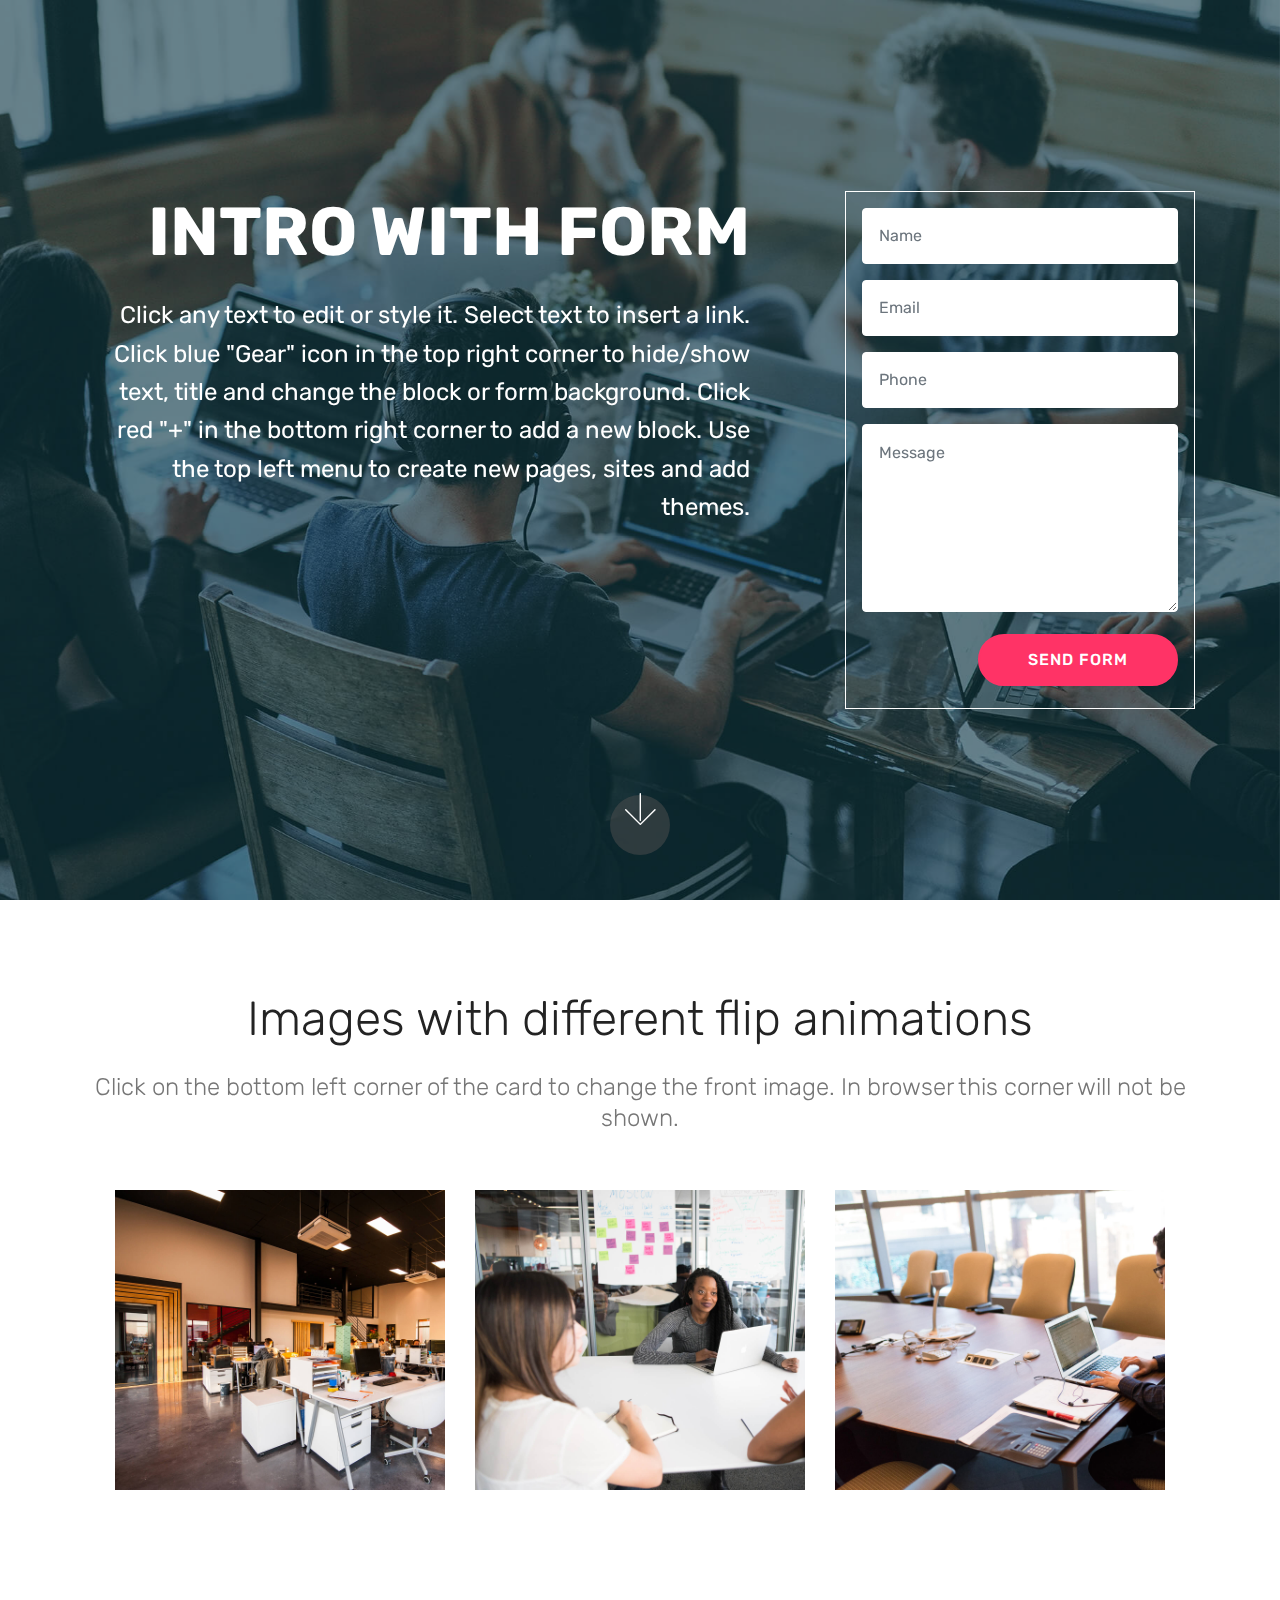
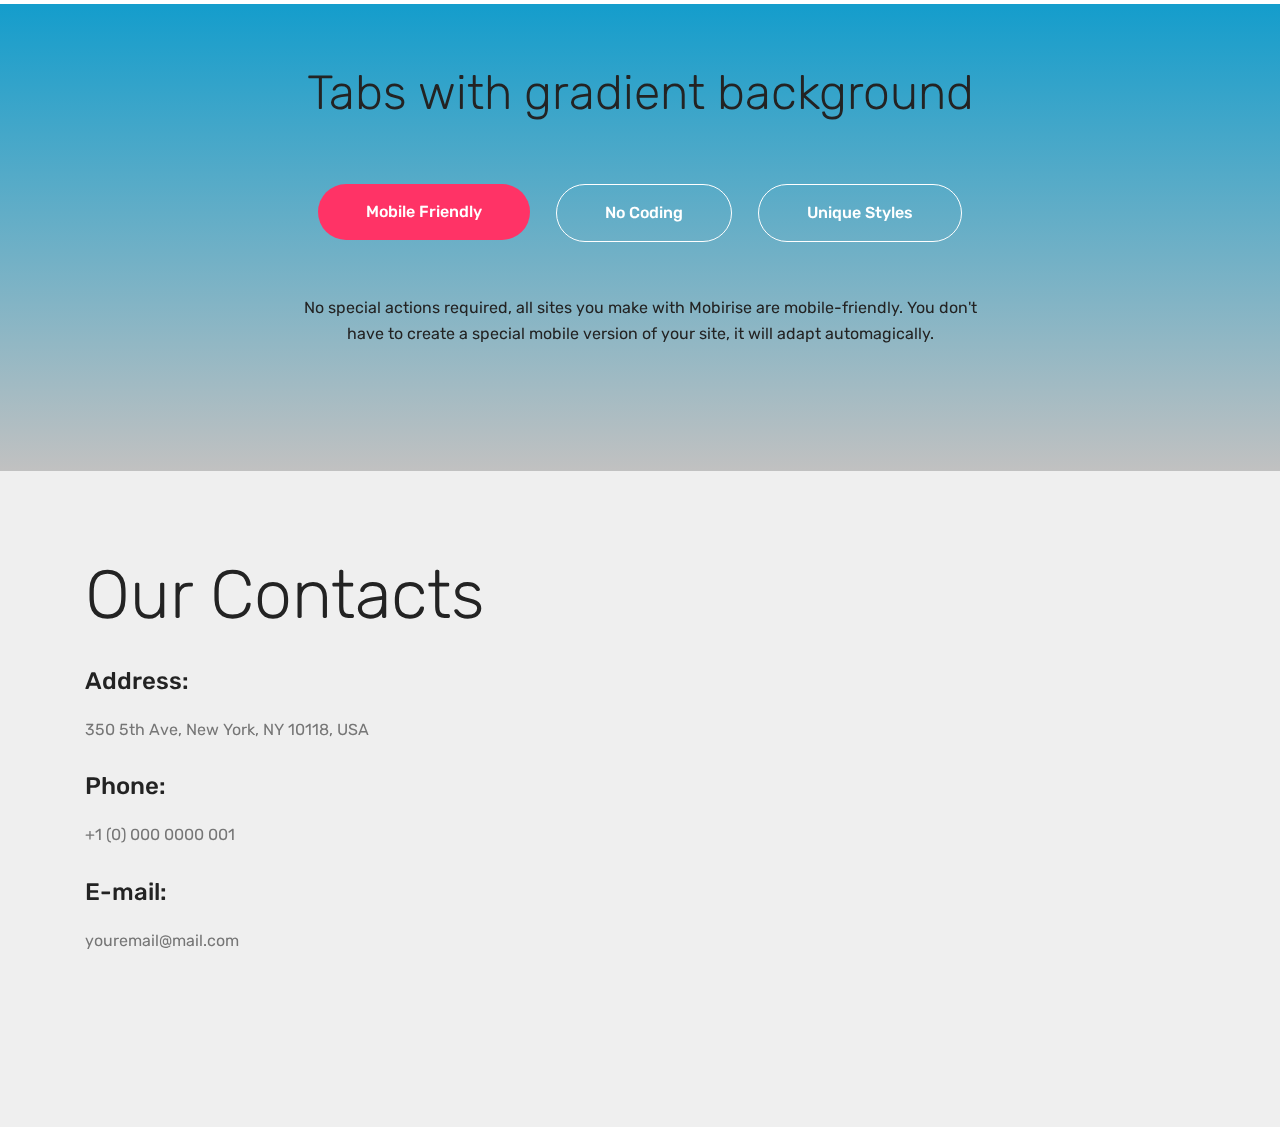
<file: img/footer/index.html>
<!DOCTYPE html>
<html  >
<head>
  <!-- Site made with Mobirise Website Builder v4.12.4, https://mobirise.com -->
  <meta charset="UTF-8">
  <meta http-equiv="X-UA-Compatible" content="IE=edge">
  <meta name="generator" content="Mobirise v4.12.4, mobirise.com">
  <meta name="viewport" content="width=device-width, initial-scale=1, minimum-scale=1">
  <link rel="shortcut icon" href="assets/images/logo4.png" type="image/x-icon">
  <meta name="description" content="">
  
  
  <title>Home</title>
  <link rel="stylesheet" href="assets/web/assets/mobirise-icons/mobirise-icons.css">
  <link rel="stylesheet" href="assets/bootstrap/css/bootstrap.min.css">
  <link rel="stylesheet" href="assets/bootstrap/css/bootstrap-grid.min.css">
  <link rel="stylesheet" href="assets/bootstrap/css/bootstrap-reboot.min.css">
  <link rel="stylesheet" href="assets/tether/tether.min.css">
  <link rel="stylesheet" href="assets/theme/css/style.css">
  <link rel="preload" as="style" href="assets/mobirise/css/mbr-additional.css"><link rel="stylesheet" href="assets/mobirise/css/mbr-additional.css" type="text/css">
  
  
  
</head>
<body>
  <section class="header15 cid-s57K17nmK6 mbr-fullscreen mbr-parallax-background" id="header15-0">

    

    <div class="mbr-overlay" style="opacity: 0.5; background-color: rgb(7, 59, 76);"></div>

    <div class="container align-right">
        <div class="row">
            <div class="mbr-white col-lg-8 col-md-7 content-container">
                <h1 class="mbr-section-title mbr-bold pb-3 mbr-fonts-style display-1">
                    INTRO WITH FORM
                </h1>
                <p class="mbr-text pb-3 mbr-fonts-style display-5">
                    Click any text to edit or style it. Select text to insert a link. Click blue "Gear" icon in the top right corner to hide/show  text, title and change the block or form background. Click red "+" in the bottom right corner to add a new block. Use the top left menu to create new pages, sites and add themes.
                </p>
            </div>
            <div class="col-lg-4 col-md-5">
                <div class="form-container">
                    <div class="media-container-column" data-form-type="formoid">
                        <!---Formbuilder Form--->
                        <form action="https://mobirise.com/" method="POST" class="mbr-form form-with-styler" data-form-title="Mobirise Form"><input type="hidden" name="email" data-form-email="true" value="tAaQ1xalsBDYeiam1KvWARHJYjnhlov7YeYe6AbsCCaw0ScI/u454uaLB/KuFyXme/Clwuf/GsvxEVqU0KK+Z/VGTqggjKQxqsztfXI/8ZmhifX4MapLR01arXLryg59">
                            <div class="row">
                                <div hidden="hidden" data-form-alert="" class="alert alert-success col-12">Thanks for filling out the form!</div>
                                <div hidden="hidden" data-form-alert-danger="" class="alert alert-danger col-12">
                                </div>
                            </div>
                            <div class="dragArea row">
                                <div class="col-md-12 form-group " data-for="name">
                                    <input type="text" name="name" placeholder="Name" data-form-field="Name" required="required" class="form-control px-3 display-7" id="name-header15-0">
                                </div>
                                <div class="col-md-12 form-group " data-for="email">
                                    <input type="email" name="email" placeholder="Email" data-form-field="Email" required="required" class="form-control px-3 display-7" id="email-header15-0">
                                </div>
                                <div data-for="phone" class="col-md-12 form-group ">
                                    <input type="tel" name="phone" placeholder="Phone" data-form-field="Phone" class="form-control px-3 display-7" id="phone-header15-0">
                                </div>
                                <div data-for="message" class="col-md-12 form-group ">
                                    <textarea name="message" placeholder="Message" data-form-field="Message" class="form-control px-3 display-7" id="message-header15-0"></textarea>
                                </div>
                                <div class="col-md-12 input-group-btn">
                                    <button type="submit" class="btn btn-secondary btn-form display-4">SEND FORM</button>
                                </div>
                            </div>
                        </form><!---Formbuilder Form--->
                    </div>
                </div>
            </div>
        </div>
    </div>
    <div class="mbr-arrow hidden-sm-down" aria-hidden="true">
        <a href="#next">
            <i class="mbri-down mbr-iconfont"></i>
        </a>
    </div>
</section>

<section class="engine"><a href="https://mobirise.info/n">free simple website templates</a></section><section class="features15 cid-s57KhEH6wy" id="features15-1">

    

    
    <div class="container">
        <h2 class="mbr-section-title pb-3 align-center mbr-fonts-style display-2">
            Images with different flip animations
        </h2>
        <h3 class="mbr-section-subtitle display-5 align-center mbr-fonts-style">
            Click on the bottom left corner of the card to change the front image. In browser this corner will not be shown.
        </h3>

        <div class="media-container-row container pt-5 mt-2">

            <div class="col-12 col-md-6 mb-4 col-lg-4">
                <div class="card flip-card p-5 align-center">
                    <div class="card-front card_cont">
                        <img src="assets/images/background1.jpg" alt="Mobirise">
                    </div>
                    <div class="card_back card_cont">
                        <h4 class="card-title display-5 py-2 mbr-fonts-style">
                            Over 400 Amazing Blocks
                        </h4>
                        <p class="mbr-text mbr-fonts-style display-7">
                            Mobirise offers several themes that include sliders, galleries, article blocks, counters, accordions, video and many more.
                        </p>
                    </div>
                </div>
            </div>

            <div class="col-12 col-md-6 mb-4 col-lg-4">
                
                <div class="card flip-card p-5 align-center">
                    <div class="card-front card_cont">
                        <img src="assets/images/background2.jpg" alt="Mobirise">
                    </div>
                    <div class="card_back card_cont">
                        <h4 class="card-title py-2 mbr-fonts-style display-5">
                            Easy and Simple to Use
                        </h4>
                        <p class="mbr-text mbr-fonts-style display-7">
                            Drop the blocks into the page, edit content inline and publish - no technical skills required.
                        </p>
                    </div>
                </div>
            </div>
            
            <div class="col-12 col-md-6 mb-4 col-lg-4">
                <div class="card flip-card p-5 align-center">
                    <div class="card-front card_cont">
                        <img src="assets/images/background3.jpg" alt="Mobirise">
                    </div>
                    <div class="card_back card_cont">
                        <h4 class="card-title py-2 mbr-fonts-style display-5">
                            Unlimited Sites
                        </h4>
                        <p class="mbr-text mbr-fonts-style display-7">
                            Mobirise gives you the freedom to develop as many websites as you like given the fact that it is a desktop app.
                        </p>
                    </div>
                </div> 
            </div>

            
        </div>
</div></section>

<section class="tabs2 cid-s57Ktdrrxb" id="tabs2-2">

    

    
    <div class="container">
        <h2 class="mbr-section-title align-center pb-5 mbr-fonts-style display-2">
            Tabs with gradient background
        </h2>
        <div class="media-container-row">
            <div class="col-12 col-md-8">
                <ul class="nav nav-tabs" role="tablist">
                    <li class="nav-item"><a class="nav-link mbr-fonts-style active show display-7" role="tab" data-toggle="tab" href="#tabs2-2_tab0" aria-selected="true">
                            Mobile Friendly
                        </a></li>
                    <li class="nav-item"><a class="nav-link mbr-fonts-style active show display-7" role="tab" data-toggle="tab" href="#tabs2-2_tab1" aria-selected="true">
                            No Coding
                        </a></li>
                    <li class="nav-item"><a class="nav-link mbr-fonts-style active show display-7" role="tab" data-toggle="tab" href="#tabs2-2_tab2" aria-selected="true">
                            Unique Styles
                        </a></li>
                    
                    
                    
                </ul>
                <div class="tab-content">
                    <div id="tab1" class="tab-pane in active" role="tabpanel">
                        <div class="row">
                            <div class="col-md-12">
                                <p class="mbr-text py-5 mbr-fonts-style display-7">
                                    No special actions required, all sites you make with Mobirise are mobile-friendly. You don't have to create a special mobile version of your site, it will adapt automagically.
                                </p>
                            </div>
                        </div>
                    </div>
                    <div id="tab2" class="tab-pane" role="tabpanel">
                        <div class="row">
                            <div class="col-md-12">
                                <p class="mbr-text py-5 mbr-fonts-style display-7">
                                    Mobirise is an easy website builder - just drop site elements to your page, add content and style it to look the way you like.
                                </p>
                            </div>
                        </div>
                    </div>
                    <div id="tab3" class="tab-pane" role="tabpanel">
                        <div class="row">
                            <div class="col-md-12">
                                <p class="mbr-text py-5 mbr-fonts-style display-7">
                                    Mobirise offers many site blocks in several themes, and though these blocks are pre-made, they are flexible. You can combine blocks in different ways on your pages.
                                </p>
                            </div>
                        </div>
                    </div>
                    <div id="tab4" class="tab-pane" role="tabpanel">
                        <div class="row">
                            <div class="col-md-12">
                                <p class="mbr-text py-5 mbr-fonts-style display-7">
                                    Mobirise gives you the freedom to develop as many websites as you like given the fact that it is a desktop app.
                                </p>
                            </div>
                        </div>
                    </div>
                    <div id="tab5" class="tab-pane" role="tabpanel">
                        <div class="row">
                            <div class="col-md-12">
                                <p class="mbr-text py-5 mbr-fonts-style display-7">
                                    Publish your website to a local drive, FTP or host on Amazon S3, Google Cloud, Github Pages. Don't be a hostage to just one platform or service provider.
                                </p>
                            </div>
                        </div>
                    </div>
                    <div id="tab6" class="tab-pane" role="tabpanel">
                        <div class="row">
                            <div class="col-md-12">
                                <p class="mbr-text py-5 mbr-fonts-style display-7">
                                    Just drop the blocks into the page, edit content inline and publish - no technical skills required.
                                </p>
                            </div>
                        </div>
                    </div>
                </div>
            </div>
        </div>
    </div>
</section>

<section class="mbr-section contacts1 cid-s59ezTVuTA mbr-parallax-background" id="contacts1-4">
    <!---->
    
    <!---->
    <!--Overlay-->
    <div class="mbr-overlay" style="opacity: 0.8; background-color: rgb(239, 239, 239);">
    </div>
    <!--Container-->
    <div class="container">
        <div class="row">
            <!--Titles-->
            <div class="title col-12">
                <h2 class="align-left mbr-fonts-style display-1">
                    Our Contacts
                </h2>
                
            </div>
            <!--Left-->
            <div class="col-12 col-md-6">
                <div class="left-block wrapper">
                    <div class="b b-adress">
                        <h5 class="align-left mbr-fonts-style m-0 display-5">
                            Address:
                        </h5>
                        <p class="mbr-text align-left mbr-fonts-style display-7">
                            350 5th Ave, New York, NY 10118, USA
                        </p>
                    </div>
                    <div class="b b-phone">
                        <h5 class="align-left mbr-fonts-style m-0 display-5">
                            Phone:
                        </h5>
                        <p class="mbr-text align-left mbr-fonts-style display-7">
                            +1 (0) 000 0000 001
                        </p>
                    </div>
                    <div class="b b-mail">
                        <h5 class="align-left mbr-fonts-style m-0 display-5">
                            E-mail:
                        </h5>
                        <p class="mbr-text align-left mbr-fonts-style display-7">
                            youremail@mail.com
                        </p>
                    </div>
                </div>
            </div>
            <!--Right-->
            <div class="col-12 col-md-6">
                <div class="google-map"></div>
            </div>
        </div>
    </div>
</section>


  <script src="assets/web/assets/jquery/jquery.min.js"></script>
  <script src="assets/popper/popper.min.js"></script>
  <script src="assets/bootstrap/js/bootstrap.min.js"></script>
  <script src="assets/smoothscroll/smooth-scroll.js"></script>
  <script src="assets/tether/tether.min.js"></script>
  <script src="assets/parallax/jarallax.min.js"></script>
  <script src="assets/mbr-flip-card/mbr-flip-card.js"></script>
  <script src="assets/mbr-tabs/mbr-tabs.js"></script>
  <script src="assets/theme/js/script.js"></script>
  <script src="assets/formoid/formoid.min.js"></script>
  
  
</body>
</html>
</file>
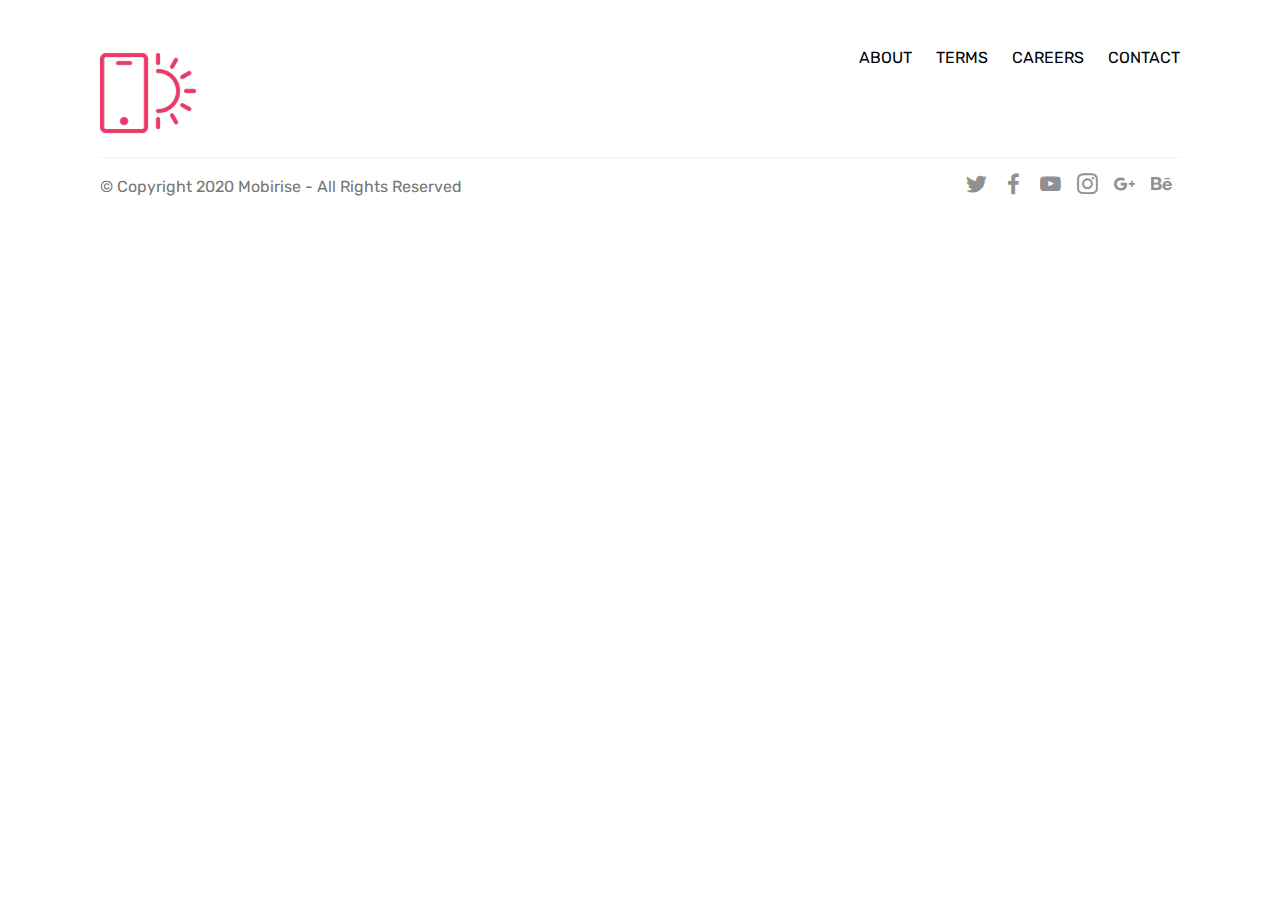
<file: img/footer/contact.html>
<!DOCTYPE html>
<html  >
<head>
  <!-- Site made with Mobirise Website Builder v4.12.4, https://mobirise.com -->
  <meta charset="UTF-8">
  <meta http-equiv="X-UA-Compatible" content="IE=edge">
  <meta name="generator" content="Mobirise v4.12.4, mobirise.com">
  <meta name="viewport" content="width=device-width, initial-scale=1, minimum-scale=1">
  <link rel="shortcut icon" href="assets/images/logo4.png" type="image/x-icon">
  <meta name="description" content="Web Page Builder Description">
  
  
  <title>Contact</title>
  <link rel="stylesheet" href="assets/bootstrap/css/bootstrap.min.css">
  <link rel="stylesheet" href="assets/bootstrap/css/bootstrap-grid.min.css">
  <link rel="stylesheet" href="assets/bootstrap/css/bootstrap-reboot.min.css">
  <link rel="stylesheet" href="assets/tether/tether.min.css">
  <link rel="stylesheet" href="assets/socicon/css/styles.css">
  <link rel="stylesheet" href="assets/theme/css/style.css">
  <link rel="preload" as="style" href="assets/mobirise/css/mbr-additional.css"><link rel="stylesheet" href="assets/mobirise/css/mbr-additional.css" type="text/css">
  
  
  
</head>
<body>
  <section class="cid-s59lLS9hNT" id="footer5-8">

    

    

    <div class="container">
        <div class="media-container-row">
            <div class="col-md-3">
                <div class="media-wrap">
                    <a href="https://mobirise.co/">
                       <img src="assets/images/logo2.png" alt="Mobirise">
                    </a>
                </div>
            </div>
            <div class="col-md-9">
                <p class="mbr-text align-right links mbr-fonts-style display-7">
                    <a href="#" class="text-black">ABOUT</a> &nbsp;&nbsp;&nbsp;&nbsp;
                    <a href="#" class="text-black">TERMS</a> &nbsp;&nbsp;&nbsp;&nbsp;
                    <a href="#" class="text-black">CAREERS</a> &nbsp;&nbsp;&nbsp;&nbsp;
                    <a href="#" class="text-black">CONTACT</a>
                </p>
            </div>
        </div>
        <div class="footer-lower">
            <div class="media-container-row">
                <div class="col-md-12">
                    <hr>
                </div>
            </div>
            <div class="media-container-row mbr-white">
                <div class="col-md-6 copyright">
                    <p class="mbr-text mbr-fonts-style display-7">
                        © Copyright 2020 Mobirise - All Rights Reserved
                    </p>
                </div>
                <div class="col-md-6">
                    <div class="social-list align-right">
                        <div class="soc-item">
                            <a href="https://twitter.com/mobirise" target="_blank">
                                <span class="socicon-twitter socicon mbr-iconfont mbr-iconfont-social"></span>
                            </a>
                        </div>
                        <div class="soc-item">
                            <a href="https://www.facebook.com/pages/Mobirise/1616226671953247" target="_blank">
                                <span class="socicon-facebook socicon mbr-iconfont mbr-iconfont-social"></span>
                            </a>
                        </div>
                        <div class="soc-item">
                            <a href="https://www.youtube.com/c/mobirise" target="_blank">
                                <span class="socicon-youtube socicon mbr-iconfont mbr-iconfont-social"></span>
                            </a>
                        </div>
                        <div class="soc-item">
                            <a href="https://instagram.com/mobirise" target="_blank">
                                <span class="socicon-instagram socicon mbr-iconfont mbr-iconfont-social"></span>
                            </a>
                        </div>
                        <div class="soc-item">
                            <a href="https://plus.google.com/u/0/+Mobirise" target="_blank">
                                <span class="socicon-googleplus socicon mbr-iconfont mbr-iconfont-social"></span>
                            </a>
                        </div>
                        <div class="soc-item">
                            <a href="https://www.behance.net/Mobirise" target="_blank">
                                <span class="socicon-behance socicon mbr-iconfont mbr-iconfont-social"></span>
                            </a>
                        </div>
                    </div>
                </div>
            </div>
        </div>
    </div>
</section>


  <section class="engine"><a href="https://mobirise.info/z">best free html templates</a></section><script src="assets/web/assets/jquery/jquery.min.js"></script>
  <script src="assets/popper/popper.min.js"></script>
  <script src="assets/bootstrap/js/bootstrap.min.js"></script>
  <script src="assets/tether/tether.min.js"></script>
  <script src="assets/smoothscroll/smooth-scroll.js"></script>
  <script src="assets/theme/js/script.js"></script>
  
  
</body>
</html>
</file>
<file: img/footer/assets/web/assets/mobirise-icons/mobirise-icons.css>
@font-face {
  font-family: 'MobiriseIcons';
  src:  url('mobirise-icons.eot?spat4u');
  src:  url('mobirise-icons.eot?spat4u#iefix') format('embedded-opentype'),
    url('mobirise-icons.ttf?spat4u') format('truetype'),
    url('mobirise-icons.woff?spat4u') format('woff'),
    url('mobirise-icons.svg?spat4u#MobiriseIcons') format('svg');
  font-weight: normal;
  font-style: normal;
  font-display: swap;
}

[class^="mbri-"], [class*=" mbri-"] {
  /* use !important to prevent issues with browser extensions that change fonts */
  font-family: MobiriseIcons !important;
  speak: none;
  font-style: normal;
  font-weight: normal;
  font-variant: normal;
  text-transform: none;
  line-height: 1;

  /* Better Font Rendering =========== */
  -webkit-font-smoothing: antialiased;
  -moz-osx-font-smoothing: grayscale;
}

.mbri-add-submenu:before {
  content: "\e900";
}
.mbri-alert:before {
  content: "\e901";
}
.mbri-align-center:before {
  content: "\e902";
}
.mbri-align-justify:before {
  content: "\e903";
}
.mbri-align-left:before {
  content: "\e904";
}
.mbri-align-right:before {
  content: "\e905";
}
.mbri-android:before {
  content: "\e906";
}
.mbri-apple:before {
  content: "\e907";
}
.mbri-arrow-down:before {
  content: "\e908";
}
.mbri-arrow-next:before {
  content: "\e909";
}
.mbri-arrow-prev:before {
  content: "\e90a";
}
.mbri-arrow-up:before {
  content: "\e90b";
}
.mbri-bold:before {
  content: "\e90c";
}
.mbri-bookmark:before {
  content: "\e90d";
}
.mbri-bootstrap:before {
  content: "\e90e";
}
.mbri-briefcase:before {
  content: "\e90f";
}
.mbri-browse:before {
  content: "\e910";
}
.mbri-bulleted-list:before {
  content: "\e911";
}
.mbri-calendar:before {
  content: "\e912";
}
.mbri-camera:before {
  content: "\e913";
}
.mbri-cart-add:before {
  content: "\e914";
}
.mbri-cart-full:before {
  content: "\e915";
}
.mbri-cash:before {
  content: "\e916";
}
.mbri-change-style:before {
  content: "\e917";
}
.mbri-chat:before {
  content: "\e918";
}
.mbri-clock:before {
  content: "\e919";
}
.mbri-close:before {
  content: "\e91a";
}
.mbri-cloud:before {
  content: "\e91b";
}
.mbri-code:before {
  content: "\e91c";
}
.mbri-contact-form:before {
  content: "\e91d";
}
.mbri-credit-card:before {
  content: "\e91e";
}
.mbri-cursor-click:before {
  content: "\e91f";
}
.mbri-cust-feedback:before {
  content: "\e920";
}
.mbri-database:before {
  content: "\e921";
}
.mbri-delivery:before {
  content: "\e922";
}
.mbri-desktop:before {
  content: "\e923";
}
.mbri-devices:before {
  content: "\e924";
}
.mbri-down:before {
  content: "\e925";
}
.mbri-download:before {
  content: "\e989";
}
.mbri-drag-n-drop:before {
  content: "\e927";
}
.mbri-drag-n-drop2:before {
  content: "\e928";
}
.mbri-edit:before {
  content: "\e929";
}
.mbri-edit2:before {
  content: "\e92a";
}
.mbri-error:before {
  content: "\e92b";
}
.mbri-extension:before {
  content: "\e92c";
}
.mbri-features:before {
  content: "\e92d";
}
.mbri-file:before {
  content: "\e92e";
}
.mbri-flag:before {
  content: "\e92f";
}
.mbri-folder:before {
  content: "\e930";
}
.mbri-gift:before {
  content: "\e931";
}
.mbri-github:before {
  content: "\e932";
}
.mbri-globe:before {
  content: "\e933";
}
.mbri-globe-2:before {
  content: "\e934";
}
.mbri-growing-chart:before {
  content: "\e935";
}
.mbri-hearth:before {
  content: "\e936";
}
.mbri-help:before {
  content: "\e937";
}
.mbri-home:before {
  content: "\e938";
}
.mbri-hot-cup:before {
  content: "\e939";
}
.mbri-idea:before {
  content: "\e93a";
}
.mbri-image-gallery:before {
  content: "\e93b";
}
.mbri-image-slider:before {
  content: "\e93c";
}
.mbri-info:before {
  content: "\e93d";
}
.mbri-italic:before {
  content: "\e93e";
}
.mbri-key:before {
  content: "\e93f";
}
.mbri-laptop:before {
  content: "\e940";
}
.mbri-layers:before {
  content: "\e941";
}
.mbri-left-right:before {
  content: "\e942";
}
.mbri-left:before {
  content: "\e943";
}
.mbri-letter:before {
  content: "\e944";
}
.mbri-like:before {
  content: "\e945";
}
.mbri-link:before {
  content: "\e946";
}
.mbri-lock:before {
  content: "\e947";
}
.mbri-login:before {
  content: "\e948";
}
.mbri-logout:before {
  content: "\e949";
}
.mbri-magic-stick:before {
  content: "\e94a";
}
.mbri-map-pin:before {
  content: "\e94b";
}
.mbri-menu:before {
  content: "\e94c";
}
.mbri-mobile:before {
  content: "\e94d";
}
.mbri-mobile2:before {
  content: "\e94e";
}
.mbri-mobirise:before {
  content: "\e94f";
}
.mbri-more-horizontal:before {
  content: "\e950";
}
.mbri-more-vertical:before {
  content: "\e951";
}
.mbri-music:before {
  content: "\e952";
}
.mbri-new-file:before {
  content: "\e953";
}
.mbri-numbered-list:before {
  content: "\e954";
}
.mbri-opened-folder:before {
  content: "\e955";
}
.mbri-pages:before {
  content: "\e956";
}
.mbri-paper-plane:before {
  content: "\e957";
}
.mbri-paperclip:before {
  content: "\e958";
}
.mbri-photo:before {
  content: "\e959";
}
.mbri-photos:before {
  content: "\e95a";
}
.mbri-pin:before {
  content: "\e95b";
}
.mbri-play:before {
  content: "\e95c";
}
.mbri-plus:before {
  content: "\e95d";
}
.mbri-preview:before {
  content: "\e95e";
}
.mbri-print:before {
  content: "\e95f";
}
.mbri-protect:before {
  content: "\e960";
}
.mbri-question:before {
  content: "\e961";
}
.mbri-quote-left:before {
  content: "\e962";
}
.mbri-quote-right:before {
  content: "\e963";
}
.mbri-refresh:before {
  content: "\e964";
}
.mbri-responsive:before {
  content: "\e965";
}
.mbri-right:before {
  content: "\e966";
}
.mbri-rocket:before {
  content: "\e967";
}
.mbri-sad-face:before {
  content: "\e968";
}
.mbri-sale:before {
  content: "\e969";
}
.mbri-save:before {
  content: "\e96a";
}
.mbri-search:before {
  content: "\e96b";
}
.mbri-setting:before {
  content: "\e96c";
}
.mbri-setting2:before {
  content: "\e96d";
}
.mbri-setting3:before {
  content: "\e96e";
}
.mbri-share:before {
  content: "\e96f";
}
.mbri-shopping-bag:before {
  content: "\e970";
}
.mbri-shopping-basket:before {
  content: "\e971";
}
.mbri-shopping-cart:before {
  content: "\e972";
}
.mbri-sites:before {
  content: "\e973";
}
.mbri-smile-face:before {
  content: "\e974";
}
.mbri-speed:before {
  content: "\e975";
}
.mbri-star:before {
  content: "\e976";
}
.mbri-success:before {
  content: "\e977";
}
.mbri-sun:before {
  content: "\e978";
}
.mbri-sun2:before {
  content: "\e979";
}
.mbri-tablet:before {
  content: "\e97a";
}
.mbri-tablet-vertical:before {
  content: "\e97b";
}
.mbri-target:before {
  content: "\e97c";
}
.mbri-timer:before {
  content: "\e97d";
}
.mbri-to-ftp:before {
  content: "\e97e";
}
.mbri-to-local-drive:before {
  content: "\e97f";
}
.mbri-touch-swipe:before {
  content: "\e980";
}
.mbri-touch:before {
  content: "\e981";
}
.mbri-trash:before {
  content: "\e982";
}
.mbri-underline:before {
  content: "\e983";
}
.mbri-unlink:before {
  content: "\e984";
}
.mbri-unlock:before {
  content: "\e985";
}
.mbri-up-down:before {
  content: "\e986";
}
.mbri-up:before {
  content: "\e987";
}
.mbri-update:before {
  content: "\e988";
}
.mbri-upload:before {
 content: "\e926"; 
}
.mbri-user:before {
  content: "\e98a";
}
.mbri-user2:before {
  content: "\e98b";
}
.mbri-users:before {
  content: "\e98c";
}
.mbri-video:before {
  content: "\e98d";
}
.mbri-video-play:before {
  content: "\e98e";
}
.mbri-watch:before {
  content: "\e98f";
}
.mbri-website-theme:before {
  content: "\e990";
}
.mbri-wifi:before {
  content: "\e991";
}
.mbri-windows:before {
  content: "\e992";
}
.mbri-zoom-out:before {
  content: "\e993";
}
.mbri-redo:before {
  content: "\e994";
}
.mbri-undo:before {
  content: "\e995";
}
</file>
<file: img/footer/assets/theme/css/style.css>
/*!
 * Mobirise v4 theme (https://mobirise.com/)
 * Copyright 2017 Mobirise
 */
section {
  background-color: #eeeeee;
}

.form-control:focus {
  box-shadow: none;
}

:focus {
  outline: none;
}

body {
  font-style: normal;
  line-height: 1.5;
}

section,
.container,
.container-fluid {
  position: relative;
  word-wrap: break-word;
}

a.mbr-iconfont:hover {
  text-decoration: none;
}

.article .lead p,
.article .lead ul,
.article .lead ol,
.article .lead pre,
.article .lead blockquote {
  margin-bottom: 0;
}

ul,
ol,
pre,
blockquote {
  margin-bottom: 2.3125rem;
}

pre {
  background: #f4f4f4;
  padding: 10px 24px;
  white-space: pre-wrap;
}

.inactive {
  -webkit-user-select: none;
  -moz-user-select: none;
  -ms-user-select: none;
  user-select: none;
  pointer-events: none;
  -webkit-user-drag: none;
  user-drag: none;
}

.mbr-section__comments .row {
  justify-content: center;
  -webkit-justify-content: center;
}

a {
  font-style: normal;
  font-weight: 400;
  cursor: pointer;
}

a, a:hover {
  text-decoration: none;
}

figure {
  margin-bottom: 0;
}

body {
  color: #232323;
}

h1,
h2,
h3,
h4,
h5,
h6,
.h1,
.h2,
.h3,
.h4,
.h5,
.h6,
.display-1,
.display-2,
.display-3,
.display-4 {
  line-height: 1;
  word-break: break-word;
  word-wrap: break-word;
}

.mbr-section-title {
  font-style: normal;
  line-height: 1.2;
}

.mbr-section-subtitle {
  line-height: 1.3;
}

.mbr-text {
  font-style: normal;
  line-height: 1.6;
}

b,
strong {
  font-weight: bold;
}

blockquote {
  padding: 10px 0 10px 20px;
  position: relative;
  border-left: 2px solid;
  border-color: #ff3366;
}

input:-webkit-autofill, input:-webkit-autofill:hover, input:-webkit-autofill:focus, input:-webkit-autofill:active {
  transition-delay: 9999s;
  transition-property: background-color, color;
}

textarea[type='hidden'] {
  display: none;
}

body {
  position: relative;
}

section {
  background-position: 50% 50%;
  background-repeat: no-repeat;
  background-size: cover;
}

section .mbr-background-video,
section .mbr-background-video-preview {
  position: absolute;
  bottom: 0;
  left: 0;
  right: 0;
  top: 0;
}

.hidden {
  visibility: hidden;
}

.mbr-z-index20 {
  z-index: 20;
}

/*! Base colors */
.mbr-white {
  color: #ffffff;
}

.mbr-black {
  color: #000000;
}

.mbr-bg-white {
  background-color: #ffffff;
}

.mbr-bg-black {
  background-color: #000000;
}

/*! Text-aligns */
.align-left {
  text-align: left;
}

.align-center {
  text-align: center;
}

.align-right {
  text-align: right;
}

@media (max-width: 767px) {
  .align-left,
  .align-center,
  .align-right,
  .mbr-section-btn,
  .mbr-section-title {
    text-align: center;
  }
}

/*! Font-weight  */
.mbr-light {
  font-weight: 300;
}

.mbr-regular {
  font-weight: 400;
}

.mbr-semibold {
  font-weight: 500;
}

.mbr-bold {
  font-weight: 700;
}

/*! Media  */
.media-size-item {
  -moz-flex: 1 1 auto;
  -o-flex: 1 1 auto;
  flex: 1 1 auto;
}

.media-content {
  flex-basis: 100%;
}

.media-container-row {
  display: flex;
  flex-direction: row;
  flex-wrap: wrap;
  justify-content: center;
  align-content: center;
  align-items: start;
}

.media-container-row .media-size-item {
  width: 400px;
}

.media-container-column {
  display: flex;
  flex-direction: column;
  flex-wrap: wrap;
  justify-content: center;
  align-content: center;
  align-items: stretch;
}

.media-container-column > * {
  width: 100%;
}

@media (min-width: 992px) {
  .media-container-row {
    flex-wrap: nowrap;
  }
}

figure {
  overflow: hidden;
}

figure[mbr-media-size] {
  transition: width 0.1s;
}

.mbr-figure img,
.mbr-figure iframe {
  display: block;
  width: 100%;
}

.card {
  background-color: transparent;
  border: none;
}

.card-box {
  width: 100%;
}

.card-img {
  text-align: center;
  flex-shrink: 0;
  -webkit-flex-shrink: 0;
}

.media {
  max-width: 100%;
  margin: 0 auto;
}

.mbr-figure {
  -ms-grid-row-align: center;
  align-self: center;
}

.media-container > div {
  max-width: 100%;
}

.mbr-figure img,
.card-img img {
  width: 100%;
}

@media (max-width: 991px) {
  .media-size-item {
    width: auto !important;
  }
  .media {
    width: auto;
  }
  .mbr-figure {
    width: 100% !important;
  }
}

/*! Buttons */
.btn {
  font-weight: 500;
  border-width: 2px;
  font-style: normal;
  letter-spacing: 1px;
  margin: .4rem .8rem;
  white-space: normal;
  transition: all .3s ease-in-out;
  display: inline-flex;
  align-items: center;
  justify-content: center;
  word-break: break-word;
  -webkit-align-items: center;
  -webkit-justify-content: center;
  display: -webkit-inline-flex;
}

.btn-sm {
  font-weight: 500;
  letter-spacing: 1px;
  transition: all .3s ease-in-out;
}

.btn-md {
  font-weight: 500;
  letter-spacing: 1px;
  margin: .4rem .8rem !important;
  transition: all .3s ease-in-out;
}

.btn-lg {
  font-weight: 500;
  letter-spacing: 1px;
  margin: .4rem .8rem !important;
  transition: all .3s ease-in-out;
}

.mbr-section-btn {
  margin-left: -0.25rem;
  margin-right: -0.25rem;
  font-size: 0;
}

nav .mbr-section-btn {
  margin-left: 0rem;
  margin-right: 0rem;
}

.btn-form {
  border-radius: 0;
}

.btn-form:hover {
  cursor: pointer;
}

/*! Btn icon margin */
.btn .mbr-iconfont,
.btn.btn-sm .mbr-iconfont {
  cursor: pointer;
  margin-right: 0.5rem;
}

.btn.btn-md .mbr-iconfont,
.btn.btn-md .mbr-iconfont {
  margin-right: 0.8rem;
}

.mbr-regular {
  font-weight: 400;
}

.mbr-semibold {
  font-weight: 500;
}

.mbr-bold {
  font-weight: 700;
}

[type='submit'] {
  -webkit-appearance: none;
}

/*! Full-screen */
.mbr-fullscreen .mbr-overlay {
  min-height: 100vh;
}

.mbr-fullscreen {
  display: flex;
  display: -moz-flex;
  display: -ms-flex;
  display: -o-flex;
  align-items: center;
  -webkit-align-items: center;
  min-height: 100vh;
  padding-top: 3rem;
  padding-bottom: 3rem;
}

/*! Map */
.map {
  height: 25rem;
  position: relative;
}

.map iframe {
  width: 100%;
  height: 100%;
}

.mbr-overlay {
  background-color: #000;
  bottom: 0;
  left: 0;
  opacity: .5;
  position: absolute;
  right: 0;
  top: 0;
  z-index: 0;
  pointer-events: none;
}

/* Form */
blockquote {
  font-style: italic;
  padding: 10px 0 10px 20px;
  font-size: 1.09rem;
  position: relative;
  border-width: 3px;
}

.form-control {
  background-color: #f5f5f5;
  box-shadow: none;
  color: #565656;
  line-height: 1.43;
  min-height: 3.5em;
  padding: 1.07em .5em;
}

.form-control, .form-control:focus {
  border: 1px solid #e8e8e8;
}

.form-active .form-control:invalid {
  border-color: red;
}

.form-control-label {
  position: relative;
  cursor: pointer;
  margin-bottom: .357em;
  padding: 0;
}

.alert {
  color: #ffffff;
  border-radius: 0;
  border: 0;
  font-size: .875rem;
  line-height: 1.5;
  margin-bottom: 1.875rem;
  padding: 1.25rem;
  position: relative;
}

.alert.alert-form::after {
  background-color: inherit;
  bottom: -7px;
  content: "";
  display: block;
  height: 14px;
  left: 50%;
  margin-left: -7px;
  position: absolute;
  transform: rotate(45deg);
  width: 14px;
  -webkit-transform: rotate(45deg);
}

.form-asterisk {
  font-family: initial;
  position: absolute;
  top: -2px;
  font-weight: normal;
}

/*! Scroll to top arrow */
#scrollToTop a i:before {
  content: '';
  position: absolute;
  height: 40%;
  top: 25%;
  background: #fff;
  width: 2px;
  left: calc(50% - 1px);
}

#scrollToTop a i:after {
  content: '';
  position: absolute;
  display: block;
  border-top: 2px solid #fff;
  border-right: 2px solid #fff;
  width: 40%;
  height: 40%;
  left: 30%;
  bottom: 30%;
  transform: rotate(135deg);
  -webkit-transform: rotate(135deg);
}

.mbr-arrow-up {
  bottom: 25px;
  right: 90px;
  position: fixed;
  text-align: right;
  z-index: 5000;
  color: #ffffff;
  font-size: 32px;
  transform: rotate(180deg);
  -webkit-transform: rotate(180deg);
}

.mbr-arrow-up a {
  background: rgba(0, 0, 0, 0.2);
  border-radius: 3px;
  color: #fff;
  display: inline-block;
  height: 60px;
  width: 60px;
  outline-style: none !important;
  position: relative;
  text-decoration: none;
  transition: all 0.3s ease-in-out;
  cursor: pointer;
  text-align: center;
}

.mbr-arrow-up a:hover {
  background-color: rgba(0, 0, 0, 0.4);
}

.mbr-arrow-up a i {
  line-height: 60px;
}

.mbr-arrow-up-icon {
  display: block;
  color: #fff;
}

.mbr-arrow-up-icon::before {
  content: '\203a';
  display: inline-block;
  font-family: serif;
  font-size: 32px;
  line-height: 1;
  font-style: normal;
  position: relative;
  top: 6px;
  left: -4px;
  -webkit-transform: rotate(-90deg);
  transform: rotate(-90deg);
}

/*! Arrow Down */
.mbr-arrow {
  position: absolute;
  bottom: 45px;
  left: 50%;
  width: 60px;
  height: 60px;
  cursor: pointer;
  background-color: rgba(80, 80, 80, 0.5);
  border-radius: 50%;
  -webkit-transform: translateX(-50%);
  transform: translateX(-50%);
}

.mbr-arrow > a {
  display: inline-block;
  text-decoration: none;
  outline-style: none;
  -webkit-animation: arrowdown 1.7s ease-in-out infinite;
  animation: arrowdown 1.7s ease-in-out infinite;
}

.mbr-arrow > a > i {
  position: absolute;
  top: -2px;
  left: 15px;
  font-size: 2rem;
}

@keyframes arrowdown {
  0% {
    transform: translateY(0px);
    -webkit-transform: translateY(0px);
  }
  50% {
    transform: translateY(-5px);
    -webkit-transform: translateY(-5px);
  }
  100% {
    transform: translateY(0px);
    -webkit-transform: translateY(0px);
  }
}

@-webkit-keyframes arrowdown {
  0% {
    transform: translateY(0px);
    -webkit-transform: translateY(0px);
  }
  50% {
    transform: translateY(-5px);
    -webkit-transform: translateY(-5px);
  }
  100% {
    transform: translateY(0px);
    -webkit-transform: translateY(0px);
  }
}

@media (max-width: 500px) {
  .mbr-arrow-up {
    left: 50%;
    right: auto;
    transform: translateX(-50%) rotate(180deg);
    -webkit-transform: translateX(-50%) rotate(180deg);
  }
}

/*Gradients animation*/
@keyframes gradient-animation {
  from {
    background-position: 0% 100%;
    -webkit-animation-timing-function: ease-in-out;
            animation-timing-function: ease-in-out;
  }
  to {
    background-position: 100% 0%;
    -webkit-animation-timing-function: ease-in-out;
            animation-timing-function: ease-in-out;
  }
}

@-webkit-keyframes gradient-animation {
  from {
    background-position: 0% 100%;
    -webkit-animation-timing-function: ease-in-out;
            animation-timing-function: ease-in-out;
  }
  to {
    background-position: 100% 0%;
    -webkit-animation-timing-function: ease-in-out;
            animation-timing-function: ease-in-out;
  }
}

.bg-gradient {
  background-size: 200% 200%;
  animation: gradient-animation 5s infinite alternate;
  -webkit-animation: gradient-animation 5s infinite alternate;
}

.menu .navbar-brand {
  display: -webkit-flex;
}

.menu .navbar-brand span {
  display: flex;
  display: -webkit-flex;
}

.menu .navbar-brand .navbar-caption-wrap {
  display: -webkit-flex;
}

.menu .navbar-brand .navbar-logo img {
  display: -webkit-flex;
}

@media (min-width: 768px) and (max-width: 1023px) {
  .menu .navbar-toggleable-sm .navbar-nav {
    display: -ms-flexbox;
  }
}

@media (max-width: 1023px) {
  .menu .navbar-collapse {
    max-height: 93.5vh;
  }
  .menu .navbar-collapse.show {
    overflow: auto;
  }
}

@media (min-width: 1024px) {
  .menu .navbar-nav.nav-dropdown {
    display: -webkit-flex;
  }
  .menu .navbar-toggleable-sm .navbar-collapse {
    display: -webkit-flex !important;
  }
  .menu .collapsed .navbar-collapse {
    max-height: 93.5vh;
  }
  .menu .collapsed .navbar-collapse.show {
    overflow: auto;
  }
}

@media (max-width: 767px) {
  .menu .navbar-collapse {
    max-height: 80vh;
  }
}

/* Others*/
.note-check a[data-value=Rubik] {
  font-style: normal;
}

.mbr-arrow a {
  color: #ffffff;
}

@media (max-width: 767px) {
  .mbr-arrow {
    display: none;
  }
}

.navbar {
  display: -webkit-flex;
  -webkit-flex-wrap: wrap;
  -webkit-align-items: center;
  -webkit-justify-content: space-between;
}

.navbar-collapse {
  -webkit-flex-basis: 100%;
  -webkit-flex-grow: 1;
  -webkit-align-items: center;
}

.nav-dropdown .link {
  padding: 0.667em 1.667em !important;
  margin: 0 !important;
}

.nav {
  display: -webkit-flex;
  -webkit-flex-wrap: wrap;
}

.row {
  display: -webkit-flex;
  -webkit-flex-wrap: wrap;
}

.justify-content-center {
  -webkit-justify-content: center;
}

.form-inline {
  display: -webkit-flex;
  -webkit-align-items: center;
}

.card-wrapper {
  -webkit-flex: 1;
}

.carousel-control {
  z-index: 10;
  display: -webkit-flex;
  -webkit-align-items: center;
  -webkit-justify-content: center;
}

.carousel-controls {
  display: -webkit-flex;
}

.media {
  display: -webkit-flex;
}

.form-group:focus {
  outline: none;
}

.jq-selectbox__select {
  padding: 1.07em 0.5em;
  position: absolute;
  top: 0;
  left: 0;
  width: 100%;
}

.jq-selectbox__dropdown {
  position: absolute;
  top: 100%;
  left: 0 !important;
  width: 100% !important;
}

.jq-selectbox__trigger-arrow {
  -webkit-transform: translateY(-50%);
          transform: translateY(-50%);
}

.jq-selectbox li {
  padding: 1.07em 0.5em;
}

input[type='range'] {
  padding-left: 0 !important;
  padding-right: 0 !important;
}

.modal-dialog,
.modal-content {
  height: 100%;
}

.modal-dialog .carousel-inner {
  height: calc(100vh - 1.75rem);
}

@media (max-width: 575px) {
  .modal-dialog .carousel-inner {
    height: calc(100vh - 1rem);
  }
}

.carousel-item {
  text-align: center;
}

.carousel-item img {
  margin: auto;
}

.navbar-toggler {
  align-self: flex-start;
  padding: 0.25rem 0.75rem;
  font-size: 1.25rem;
  line-height: 1;
  background: transparent;
  border: 1px solid transparent;
  border-radius: 0.25rem;
}

.navbar-toggler:focus,
.navbar-toggler:hover {
  text-decoration: none;
}

.navbar-toggler-icon {
  display: inline-block;
  width: 1.5em;
  height: 1.5em;
  vertical-align: middle;
  content: '';
  background: no-repeat center center;
  background-size: 100% 100%;
}

.navbar-toggler-left {
  position: absolute;
  left: 1rem;
}

.navbar-toggler-right {
  position: absolute;
  right: 1rem;
}

@media (max-width: 575px) {
  .navbar-toggleable .navbar-nav .dropdown-menu {
    position: static;
    float: none;
  }
  .navbar-toggleable > .container {
    padding-right: 0;
    padding-left: 0;
  }
}

@media (min-width: 576px) {
  .navbar-toggleable {
    flex-direction: row;
    flex-wrap: nowrap;
    align-items: center;
  }
  .navbar-toggleable .navbar-nav {
    flex-direction: row;
  }
  .navbar-toggleable .navbar-nav .nav-link {
    padding-right: 0.5rem;
    padding-left: 0.5rem;
  }
  .navbar-toggleable > .container {
    display: flex;
    flex-wrap: nowrap;
    align-items: center;
  }
  .navbar-toggleable .navbar-collapse {
    display: flex !important;
    width: 100%;
  }
  .navbar-toggleable .navbar-toggler {
    display: none;
  }
}

@media (max-width: 767px) {
  .navbar-toggleable-sm .navbar-nav .dropdown-menu {
    position: static;
    float: none;
  }
  .navbar-toggleable-sm > .container {
    padding-right: 0;
    padding-left: 0;
  }
}

@media (min-width: 768px) {
  .navbar-toggleable-sm {
    flex-direction: row;
    flex-wrap: nowrap;
    align-items: center;
  }
  .navbar-toggleable-sm .navbar-nav {
    flex-direction: row;
  }
  .navbar-toggleable-sm .navbar-nav .nav-link {
    padding-right: 0.5rem;
    padding-left: 0.5rem;
  }
  .navbar-toggleable-sm > .container {
    display: flex;
    flex-wrap: nowrap;
    align-items: center;
  }
  .navbar-toggleable-sm .navbar-collapse {
    display: none;
    width: 100%;
  }
  .navbar-toggleable-sm .navbar-toggler {
    display: none;
  }
}

@media (max-width: 1023px) {
  .navbar-toggleable-md .navbar-nav .dropdown-menu {
    position: static;
    float: none;
  }
  .navbar-toggleable-md > .container {
    padding-right: 0;
    padding-left: 0;
  }
}

@media (min-width: 1024px) {
  .navbar-toggleable-md {
    flex-direction: row;
    flex-wrap: nowrap;
    align-items: center;
  }
  .navbar-toggleable-md .navbar-nav {
    flex-direction: row;
  }
  .navbar-toggleable-md .navbar-nav .nav-link {
    padding-right: 0.5rem;
    padding-left: 0.5rem;
  }
  .navbar-toggleable-md > .container {
    display: flex;
    flex-wrap: nowrap;
    align-items: center;
  }
  .navbar-toggleable-md .navbar-collapse {
    display: flex !important;
    width: 100%;
  }
  .navbar-toggleable-md .navbar-toggler {
    display: none;
  }
}

@media (max-width: 1199px) {
  .navbar-toggleable-lg .navbar-nav .dropdown-menu {
    position: static;
    float: none;
  }
  .navbar-toggleable-lg > .container {
    padding-right: 0;
    padding-left: 0;
  }
}

@media (min-width: 1200px) {
  .navbar-toggleable-lg {
    flex-direction: row;
    flex-wrap: nowrap;
    align-items: center;
  }
  .navbar-toggleable-lg .navbar-nav {
    flex-direction: row;
  }
  .navbar-toggleable-lg .navbar-nav .nav-link {
    padding-right: 0.5rem;
    padding-left: 0.5rem;
  }
  .navbar-toggleable-lg > .container {
    display: flex;
    flex-wrap: nowrap;
    align-items: center;
  }
  .navbar-toggleable-lg .navbar-collapse {
    display: flex !important;
    width: 100%;
  }
  .navbar-toggleable-lg .navbar-toggler {
    display: none;
  }
}

.navbar-toggleable-xl {
  flex-direction: row;
  flex-wrap: nowrap;
  align-items: center;
}

.navbar-toggleable-xl .navbar-nav .dropdown-menu {
  position: static;
  float: none;
}

.navbar-toggleable-xl > .container {
  padding-right: 0;
  padding-left: 0;
}

.navbar-toggleable-xl .navbar-nav {
  flex-direction: row;
}

.navbar-toggleable-xl .navbar-nav .nav-link {
  padding-right: 0.5rem;
  padding-left: 0.5rem;
}

.navbar-toggleable-xl > .container {
  display: flex;
  flex-wrap: nowrap;
  align-items: center;
}

.navbar-toggleable-xl .navbar-collapse {
  display: flex !important;
  width: 100%;
}

.navbar-toggleable-xl .navbar-toggler {
  display: none;
}

.card-img {
  width: auto;
}

.menu .navbar.collapsed:not(.beta-menu) {
  flex-direction: column;
}

.carousel-item.active,
.carousel-item-next,
.carousel-item-prev {
  display: flex;
}

.note-air-layout .dropup .dropdown-menu,
.note-air-layout .navbar-fixed-bottom .dropdown .dropdown-menu {
  bottom: initial !important;
}

html,
body {
  height: auto;
  min-height: 100vh;
}

.dropup .dropdown-toggle::after {
  display: none;
}
.engine {
	position: absolute;
	text-indent: -2400px;
	text-align: center;
	padding: 0;
	top: 0;
	left: -2400px;
}
</file>
<file: img/footer/assets/mobirise/css/mbr-additional.css>
@import url(https://fonts.googleapis.com/css?family=Rubik:300,300i,400,400i,500,500i,700,700i,900,900i&display=swap);





body {
  font-family: Rubik;
}
.display-1 {
  font-family: 'Rubik', sans-serif;
  font-size: 4.25rem;
  font-display: swap;
}
.display-1 > .mbr-iconfont {
  font-size: 6.8rem;
}
.display-2 {
  font-family: 'Rubik', sans-serif;
  font-size: 3rem;
  font-display: swap;
}
.display-2 > .mbr-iconfont {
  font-size: 4.8rem;
}
.display-4 {
  font-family: 'Rubik', sans-serif;
  font-size: 1rem;
  font-display: swap;
}
.display-4 > .mbr-iconfont {
  font-size: 1.6rem;
}
.display-5 {
  font-family: 'Rubik', sans-serif;
  font-size: 1.5rem;
  font-display: swap;
}
.display-5 > .mbr-iconfont {
  font-size: 2.4rem;
}
.display-7 {
  font-family: 'Rubik', sans-serif;
  font-size: 1rem;
  font-display: swap;
}
.display-7 > .mbr-iconfont {
  font-size: 1.6rem;
}
/* ---- Fluid typography for mobile devices ---- */
/* 1.4 - font scale ratio ( bootstrap == 1.42857 ) */
/* 100vw - current viewport width */
/* (48 - 20)  48 == 48rem == 768px, 20 == 20rem == 320px(minimal supported viewport) */
/* 0.65 - min scale variable, may vary */
@media (max-width: 768px) {
  .display-1 {
    font-size: 3.4rem;
    font-size: calc( 2.1374999999999997rem + (4.25 - 2.1374999999999997) * ((100vw - 20rem) / (48 - 20)));
    line-height: calc( 1.4 * (2.1374999999999997rem + (4.25 - 2.1374999999999997) * ((100vw - 20rem) / (48 - 20))));
  }
  .display-2 {
    font-size: 2.4rem;
    font-size: calc( 1.7rem + (3 - 1.7) * ((100vw - 20rem) / (48 - 20)));
    line-height: calc( 1.4 * (1.7rem + (3 - 1.7) * ((100vw - 20rem) / (48 - 20))));
  }
  .display-4 {
    font-size: 0.8rem;
    font-size: calc( 1rem + (1 - 1) * ((100vw - 20rem) / (48 - 20)));
    line-height: calc( 1.4 * (1rem + (1 - 1) * ((100vw - 20rem) / (48 - 20))));
  }
  .display-5 {
    font-size: 1.2rem;
    font-size: calc( 1.175rem + (1.5 - 1.175) * ((100vw - 20rem) / (48 - 20)));
    line-height: calc( 1.4 * (1.175rem + (1.5 - 1.175) * ((100vw - 20rem) / (48 - 20))));
  }
}
/* Buttons */
.btn {
  padding: 1rem 3rem;
  border-radius: 3px;
}
.btn-sm {
  padding: 0.6rem 1.5rem;
  border-radius: 3px;
}
.btn-md {
  padding: 1rem 3rem;
  border-radius: 3px;
}
.btn-lg {
  padding: 1.2rem 3.2rem;
  border-radius: 3px;
}
.bg-primary {
  background-color: #149dcc !important;
}
.bg-success {
  background-color: #f7ed4a !important;
}
.bg-info {
  background-color: #82786e !important;
}
.bg-warning {
  background-color: #879a9f !important;
}
.bg-danger {
  background-color: #b1a374 !important;
}
.btn-primary,
.btn-primary:active {
  background-color: #149dcc !important;
  border-color: #149dcc !important;
  color: #ffffff !important;
}
.btn-primary:hover,
.btn-primary:focus,
.btn-primary.focus,
.btn-primary.active {
  color: #ffffff !important;
  background-color: #0d6786 !important;
  border-color: #0d6786 !important;
}
.btn-primary.disabled,
.btn-primary:disabled {
  color: #ffffff !important;
  background-color: #0d6786 !important;
  border-color: #0d6786 !important;
}
.btn-secondary,
.btn-secondary:active {
  background-color: #ff3366 !important;
  border-color: #ff3366 !important;
  color: #ffffff !important;
}
.btn-secondary:hover,
.btn-secondary:focus,
.btn-secondary.focus,
.btn-secondary.active {
  color: #ffffff !important;
  background-color: #e50039 !important;
  border-color: #e50039 !important;
}
.btn-secondary.disabled,
.btn-secondary:disabled {
  color: #ffffff !important;
  background-color: #e50039 !important;
  border-color: #e50039 !important;
}
.btn-info,
.btn-info:active {
  background-color: #82786e !important;
  border-color: #82786e !important;
  color: #ffffff !important;
}
.btn-info:hover,
.btn-info:focus,
.btn-info.focus,
.btn-info.active {
  color: #ffffff !important;
  background-color: #59524b !important;
  border-color: #59524b !important;
}
.btn-info.disabled,
.btn-info:disabled {
  color: #ffffff !important;
  background-color: #59524b !important;
  border-color: #59524b !important;
}
.btn-success,
.btn-success:active {
  background-color: #f7ed4a !important;
  border-color: #f7ed4a !important;
  color: #3f3c03 !important;
}
.btn-success:hover,
.btn-success:focus,
.btn-success.focus,
.btn-success.active {
  color: #3f3c03 !important;
  background-color: #eadd0a !important;
  border-color: #eadd0a !important;
}
.btn-success.disabled,
.btn-success:disabled {
  color: #3f3c03 !important;
  background-color: #eadd0a !important;
  border-color: #eadd0a !important;
}
.btn-warning,
.btn-warning:active {
  background-color: #879a9f !important;
  border-color: #879a9f !important;
  color: #ffffff !important;
}
.btn-warning:hover,
.btn-warning:focus,
.btn-warning.focus,
.btn-warning.active {
  color: #ffffff !important;
  background-color: #617479 !important;
  border-color: #617479 !important;
}
.btn-warning.disabled,
.btn-warning:disabled {
  color: #ffffff !important;
  background-color: #617479 !important;
  border-color: #617479 !important;
}
.btn-danger,
.btn-danger:active {
  background-color: #b1a374 !important;
  border-color: #b1a374 !important;
  color: #ffffff !important;
}
.btn-danger:hover,
.btn-danger:focus,
.btn-danger.focus,
.btn-danger.active {
  color: #ffffff !important;
  background-color: #8b7d4e !important;
  border-color: #8b7d4e !important;
}
.btn-danger.disabled,
.btn-danger:disabled {
  color: #ffffff !important;
  background-color: #8b7d4e !important;
  border-color: #8b7d4e !important;
}
.btn-white {
  color: #333333 !important;
}
.btn-white,
.btn-white:active {
  background-color: #ffffff !important;
  border-color: #ffffff !important;
  color: #808080 !important;
}
.btn-white:hover,
.btn-white:focus,
.btn-white.focus,
.btn-white.active {
  color: #808080 !important;
  background-color: #d9d9d9 !important;
  border-color: #d9d9d9 !important;
}
.btn-white.disabled,
.btn-white:disabled {
  color: #808080 !important;
  background-color: #d9d9d9 !important;
  border-color: #d9d9d9 !important;
}
.btn-black,
.btn-black:active {
  background-color: #333333 !important;
  border-color: #333333 !important;
  color: #ffffff !important;
}
.btn-black:hover,
.btn-black:focus,
.btn-black.focus,
.btn-black.active {
  color: #ffffff !important;
  background-color: #0d0d0d !important;
  border-color: #0d0d0d !important;
}
.btn-black.disabled,
.btn-black:disabled {
  color: #ffffff !important;
  background-color: #0d0d0d !important;
  border-color: #0d0d0d !important;
}
.btn-primary-outline,
.btn-primary-outline:active {
  background: none;
  border-color: #0b566f;
  color: #0b566f;
}
.btn-primary-outline:hover,
.btn-primary-outline:focus,
.btn-primary-outline.focus,
.btn-primary-outline.active {
  color: #ffffff;
  background-color: #149dcc;
  border-color: #149dcc;
}
.btn-primary-outline.disabled,
.btn-primary-outline:disabled {
  color: #ffffff !important;
  background-color: #149dcc !important;
  border-color: #149dcc !important;
}
.btn-secondary-outline,
.btn-secondary-outline:active {
  background: none;
  border-color: #cc0033;
  color: #cc0033;
}
.btn-secondary-outline:hover,
.btn-secondary-outline:focus,
.btn-secondary-outline.focus,
.btn-secondary-outline.active {
  color: #ffffff;
  background-color: #ff3366;
  border-color: #ff3366;
}
.btn-secondary-outline.disabled,
.btn-secondary-outline:disabled {
  color: #ffffff !important;
  background-color: #ff3366 !important;
  border-color: #ff3366 !important;
}
.btn-info-outline,
.btn-info-outline:active {
  background: none;
  border-color: #4b453f;
  color: #4b453f;
}
.btn-info-outline:hover,
.btn-info-outline:focus,
.btn-info-outline.focus,
.btn-info-outline.active {
  color: #ffffff;
  background-color: #82786e;
  border-color: #82786e;
}
.btn-info-outline.disabled,
.btn-info-outline:disabled {
  color: #ffffff !important;
  background-color: #82786e !important;
  border-color: #82786e !important;
}
.btn-success-outline,
.btn-success-outline:active {
  background: none;
  border-color: #d2c609;
  color: #d2c609;
}
.btn-success-outline:hover,
.btn-success-outline:focus,
.btn-success-outline.focus,
.btn-success-outline.active {
  color: #3f3c03;
  background-color: #f7ed4a;
  border-color: #f7ed4a;
}
.btn-success-outline.disabled,
.btn-success-outline:disabled {
  color: #3f3c03 !important;
  background-color: #f7ed4a !important;
  border-color: #f7ed4a !important;
}
.btn-warning-outline,
.btn-warning-outline:active {
  background: none;
  border-color: #55666b;
  color: #55666b;
}
.btn-warning-outline:hover,
.btn-warning-outline:focus,
.btn-warning-outline.focus,
.btn-warning-outline.active {
  color: #ffffff;
  background-color: #879a9f;
  border-color: #879a9f;
}
.btn-warning-outline.disabled,
.btn-warning-outline:disabled {
  color: #ffffff !important;
  background-color: #879a9f !important;
  border-color: #879a9f !important;
}
.btn-danger-outline,
.btn-danger-outline:active {
  background: none;
  border-color: #7a6e45;
  color: #7a6e45;
}
.btn-danger-outline:hover,
.btn-danger-outline:focus,
.btn-danger-outline.focus,
.btn-danger-outline.active {
  color: #ffffff;
  background-color: #b1a374;
  border-color: #b1a374;
}
.btn-danger-outline.disabled,
.btn-danger-outline:disabled {
  color: #ffffff !important;
  background-color: #b1a374 !important;
  border-color: #b1a374 !important;
}
.btn-black-outline,
.btn-black-outline:active {
  background: none;
  border-color: #000000;
  color: #000000;
}
.btn-black-outline:hover,
.btn-black-outline:focus,
.btn-black-outline.focus,
.btn-black-outline.active {
  color: #ffffff;
  background-color: #333333;
  border-color: #333333;
}
.btn-black-outline.disabled,
.btn-black-outline:disabled {
  color: #ffffff !important;
  background-color: #333333 !important;
  border-color: #333333 !important;
}
.btn-white-outline,
.btn-white-outline:active,
.btn-white-outline.active {
  background: none;
  border-color: #ffffff;
  color: #ffffff;
}
.btn-white-outline:hover,
.btn-white-outline:focus,
.btn-white-outline.focus {
  color: #333333;
  background-color: #ffffff;
  border-color: #ffffff;
}
.text-primary {
  color: #149dcc !important;
}
.text-secondary {
  color: #ff3366 !important;
}
.text-success {
  color: #f7ed4a !important;
}
.text-info {
  color: #82786e !important;
}
.text-warning {
  color: #879a9f !important;
}
.text-danger {
  color: #b1a374 !important;
}
.text-white {
  color: #ffffff !important;
}
.text-black {
  color: #000000 !important;
}
a.text-primary:hover,
a.text-primary:focus {
  color: #0b566f !important;
}
a.text-secondary:hover,
a.text-secondary:focus {
  color: #cc0033 !important;
}
a.text-success:hover,
a.text-success:focus {
  color: #d2c609 !important;
}
a.text-info:hover,
a.text-info:focus {
  color: #4b453f !important;
}
a.text-warning:hover,
a.text-warning:focus {
  color: #55666b !important;
}
a.text-danger:hover,
a.text-danger:focus {
  color: #7a6e45 !important;
}
a.text-white:hover,
a.text-white:focus {
  color: #b3b3b3 !important;
}
a.text-black:hover,
a.text-black:focus {
  color: #4d4d4d !important;
}
.alert-success {
  background-color: #70c770;
}
.alert-info {
  background-color: #82786e;
}
.alert-warning {
  background-color: #879a9f;
}
.alert-danger {
  background-color: #b1a374;
}
.mbr-section-btn a.btn:not(.btn-form) {
  border-radius: 100px;
}
.mbr-section-btn a.btn:not(.btn-form):hover,
.mbr-section-btn a.btn:not(.btn-form):focus {
  box-shadow: none !important;
}
.mbr-section-btn a.btn:not(.btn-form):hover,
.mbr-section-btn a.btn:not(.btn-form):focus {
  box-shadow: 0 10px 40px 0 rgba(0, 0, 0, 0.2) !important;
  -webkit-box-shadow: 0 10px 40px 0 rgba(0, 0, 0, 0.2) !important;
}
.mbr-gallery-filter li a {
  border-radius: 100px !important;
}
.mbr-gallery-filter li.active .btn {
  background-color: #149dcc;
  border-color: #149dcc;
  color: #ffffff;
}
.mbr-gallery-filter li.active .btn:focus {
  box-shadow: none;
}
.nav-tabs .nav-link {
  border-radius: 100px !important;
}
a,
a:hover {
  color: #149dcc;
}
.mbr-plan-header.bg-primary .mbr-plan-subtitle,
.mbr-plan-header.bg-primary .mbr-plan-price-desc {
  color: #b4e6f8;
}
.mbr-plan-header.bg-success .mbr-plan-subtitle,
.mbr-plan-header.bg-success .mbr-plan-price-desc {
  color: #ffffff;
}
.mbr-plan-header.bg-info .mbr-plan-subtitle,
.mbr-plan-header.bg-info .mbr-plan-price-desc {
  color: #beb8b2;
}
.mbr-plan-header.bg-warning .mbr-plan-subtitle,
.mbr-plan-header.bg-warning .mbr-plan-price-desc {
  color: #ced6d8;
}
.mbr-plan-header.bg-danger .mbr-plan-subtitle,
.mbr-plan-header.bg-danger .mbr-plan-price-desc {
  color: #dfd9c6;
}
/* Scroll to top button*/
.scrollToTop_wraper {
  display: none;
}
.form-control {
  font-family: 'Rubik', sans-serif;
  font-size: 1rem;
  font-display: swap;
}
.form-control > .mbr-iconfont {
  font-size: 1.6rem;
}
blockquote {
  border-color: #149dcc;
}
/* Forms */
.mbr-form .btn {
  margin: .4rem 0;
}
.mbr-form .input-group-btn a.btn {
  border-radius: 100px !important;
}
.mbr-form .input-group-btn a.btn:hover {
  box-shadow: 0 10px 40px 0 rgba(0, 0, 0, 0.2);
}
.mbr-form .input-group-btn button[type="submit"] {
  border-radius: 100px !important;
  padding: 1rem 3rem;
}
.mbr-form .input-group-btn button[type="submit"]:hover {
  box-shadow: 0 10px 40px 0 rgba(0, 0, 0, 0.2);
}
.form2 .form-control {
  border-top-left-radius: 100px;
  border-bottom-left-radius: 100px;
}
.form2 .input-group-btn a.btn {
  border-top-left-radius: 0 !important;
  border-bottom-left-radius: 0 !important;
}
.form2 .input-group-btn button[type="submit"] {
  border-top-left-radius: 0 !important;
  border-bottom-left-radius: 0 !important;
}
.form3 input[type="email"] {
  border-radius: 100px !important;
}
@media (max-width: 349px) {
  .form2 input[type="email"] {
    border-radius: 100px !important;
  }
  .form2 .input-group-btn a.btn {
    border-radius: 100px !important;
  }
  .form2 .input-group-btn button[type="submit"] {
    border-radius: 100px !important;
  }
}
@media (max-width: 767px) {
  .btn {
    font-size: .75rem !important;
  }
  .btn .mbr-iconfont {
    font-size: 1rem !important;
  }
}
/* Footer */
.mbr-footer-content li::before,
.mbr-footer .mbr-contacts li::before {
  background: #149dcc;
}
.mbr-footer-content li a:hover,
.mbr-footer .mbr-contacts li a:hover {
  color: #149dcc;
}
.footer3 input[type="email"],
.footer4 input[type="email"] {
  border-radius: 100px !important;
}
.footer3 .input-group-btn a.btn,
.footer4 .input-group-btn a.btn {
  border-radius: 100px !important;
}
.footer3 .input-group-btn button[type="submit"],
.footer4 .input-group-btn button[type="submit"] {
  border-radius: 100px !important;
}
/* Headers*/
.header13 .form-inline input[type="email"],
.header14 .form-inline input[type="email"] {
  border-radius: 100px;
}
.header13 .form-inline input[type="text"],
.header14 .form-inline input[type="text"] {
  border-radius: 100px;
}
.header13 .form-inline input[type="tel"],
.header14 .form-inline input[type="tel"] {
  border-radius: 100px;
}
.header13 .form-inline a.btn,
.header14 .form-inline a.btn {
  border-radius: 100px;
}
.header13 .form-inline button,
.header14 .form-inline button {
  border-radius: 100px !important;
}
@media screen and (-ms-high-contrast: active), (-ms-high-contrast: none) {
  .card-wrapper {
    flex: auto !important;
  }
}
.jq-selectbox li:hover,
.jq-selectbox li.selected {
  background-color: #149dcc;
  color: #ffffff;
}
.jq-selectbox .jq-selectbox__trigger-arrow,
.jq-number__spin.minus:after,
.jq-number__spin.plus:after {
  transition: 0.4s;
  border-top-color: currentColor;
  border-bottom-color: currentColor;
}
.jq-selectbox:hover .jq-selectbox__trigger-arrow,
.jq-number__spin.minus:hover:after,
.jq-number__spin.plus:hover:after {
  border-top-color: #149dcc;
  border-bottom-color: #149dcc;
}
.xdsoft_datetimepicker .xdsoft_calendar td.xdsoft_default,
.xdsoft_datetimepicker .xdsoft_calendar td.xdsoft_current,
.xdsoft_datetimepicker .xdsoft_timepicker .xdsoft_time_box > div > div.xdsoft_current {
  color: #ffffff !important;
  background-color: #149dcc !important;
  box-shadow: none !important;
}
.xdsoft_datetimepicker .xdsoft_calendar td:hover,
.xdsoft_datetimepicker .xdsoft_timepicker .xdsoft_time_box > div > div:hover {
  color: #ffffff !important;
  background: #ff3366 !important;
  box-shadow: none !important;
}
.lazy-bg {
  background-image: none !important;
}
.lazy-placeholder:not(section),
.lazy-none {
  display: block;
  position: relative;
  padding-bottom: 56.25%;
}
iframe.lazy-placeholder,
.lazy-placeholder:after {
  content: '';
  position: absolute;
  width: 100px;
  height: 100px;
  background: transparent no-repeat center;
  background-size: contain;
  top: 50%;
  left: 50%;
  transform: translateX(-50%) translateY(-50%);
  background-image: url("data:image/svg+xml;charset=UTF-8,%3csvg width='32' height='32' viewBox='0 0 64 64' xmlns='http://www.w3.org/2000/svg' stroke='%23149dcc' %3e%3cg fill='none' fill-rule='evenodd'%3e%3cg transform='translate(16 16)' stroke-width='2'%3e%3ccircle stroke-opacity='.5' cx='16' cy='16' r='16'/%3e%3cpath d='M32 16c0-9.94-8.06-16-16-16'%3e%3canimateTransform attributeName='transform' type='rotate' from='0 16 16' to='360 16 16' dur='1s' repeatCount='indefinite'/%3e%3c/path%3e%3c/g%3e%3c/g%3e%3c/svg%3e");
}
section.lazy-placeholder:after {
  opacity: 0.3;
}
.cid-s57K17nmK6 {
  background-image: url("../../../assets/images/background4.jpg");
}
.cid-s57K17nmK6 .form-control,
.cid-s57K17nmK6 .form-control:focus {
  background: #ffffff;
  border: 1px solid #ffffff;
}
.cid-s57K17nmK6 .form-container {
  transition: all .2s;
  border: 1px solid #ffffff;
  padding: 1rem;
}
.cid-s57K17nmK6 textarea.form-control {
  min-height: 188px;
}
.cid-s57K17nmK6 .input-group-btn {
  justify-content: center;
  -webkit-justify-content: center;
}
@media (min-width: 768px) {
  .cid-s57K17nmK6 .content-container {
    padding-right: 5rem;
  }
}
.cid-s57KhEH6wy {
  padding-top: 90px;
  padding-bottom: 90px;
  background-color: #ffffff;
}
.cid-s57KhEH6wy .mbr-section-subtitle {
  color: #767676;
  font-weight: 300;
}
.cid-s57KhEH6wy .media-container-row {
  word-wrap: break-word;
  word-break: break-word;
  align-items: stretch;
  -webkit-align-items: stretch;
}
.cid-s57KhEH6wy .card_cont {
  -o-transition: all .5s;
  -ms-transition: all .5s;
  -moz-transition: all .5s;
  -webkit-transition: all .5s;
  transition: all .5s;
  -o-backface-visibility: hidden;
  -ms-backface-visibility: hidden;
  -moz-backface-visibility: hidden;
  -webkit-backface-visibility: hidden;
  backface-visibility: hidden;
  position: absolute;
  top: 0px;
  left: 0px;
  text-align: center;
  background-color: #eee;
}
.cid-s57KhEH6wy .card-front {
  z-index: 2;
  padding: 0;
  width: 100%;
  height: 100%;
  overflow: hidden;
}
.cid-s57KhEH6wy .card-front img {
  height: 100%;
  min-width: 100%;
  width: auto;
}
.cid-s57KhEH6wy .card_back {
  width: 100%;
  height: 100%;
  padding: 30px 30px;
  color: #ffffff;
  background-color: #55b4d4;
  z-index: 1;
  margin: 0;
  text-align: center;
  overflow: hidden;
  -o-transform: rotateY(-180deg);
  -ms-transform: rotateY(-180deg);
  -moz-transform: rotateY(-180deg);
  -webkit-transform: rotateY(-180deg);
  transform: rotateY(-180deg);
}
.cid-s57KhEH6wy .card {
  min-height: 300px;
}
.cid-s57KhEH6wy .card:hover .card-front {
  z-index: 1;
  -o-transform: rotateY(180deg);
  -ms-transform: rotateY(180deg);
  -moz-transform: rotateY(180deg);
  -webkit-transform: rotateY(180deg);
  transform: rotateY(180deg);
}
.cid-s57KhEH6wy .card:hover .card_back {
  z-index: 2;
  -o-transform: rotateY(0deg);
  -ms-transform: rotateY(0deg);
  -moz-transform: rotateY(0deg);
  -webkit-transform: rotateY(0deg);
  transform: rotateY(0deg);
}
.cid-s57KhEH6wy .builderCard .card_back {
  border-bottom-left-radius: 100px;
}
.cid-s57KhEH6wy .builderCard .card_cont {
  -o-backface-visibility: hidden;
  -ms-backface-visibility: hidd;
  -moz-backface-visibility: visible;
  -webkit-backface-visibility: visible;
  backface-visibility: visible;
}
.cid-s57Ktdrrxb {
  padding-top: 60px;
  padding-bottom: 60px;
  background-color: #c1c1c1;
  background: linear-gradient(0deg, #c1c1c1, #149dcc);
}
.cid-s57Ktdrrxb .nav-tabs {
  -webkit-justify-content: center;
  justify-content: center;
  -webkit-flex-wrap: wrap;
  flex-wrap: wrap;
  border-bottom: none;
}
.cid-s57Ktdrrxb .nav-tabs .nav-link {
  box-sizing: border-box;
  color: #ffffff;
  font-style: normal;
  font-weight: 500;
  border-radius: 3px;
  border: 1px solid #ffffff;
  padding: 1rem 3rem;
  margin: 0.4rem .8rem !important;
  transition: all .5s;
}
.cid-s57Ktdrrxb .nav-tabs .nav-link:hover {
  background-color: #ff3366;
}
.cid-s57Ktdrrxb .nav-tabs .nav-link.active {
  font-weight: 500;
  color: #ffffff;
  font-style: normal;
  border: none;
  background: #ff3366;
}
.cid-s57Ktdrrxb .nav-tabs .nav-link.active:hover {
  border: none;
}
.cid-s57Ktdrrxb p {
  color: #232323;
}
.cid-s57Ktdrrxb .mbr-text {
  text-align: center;
}
.cid-s59ezTVuTA {
  padding-top: 90px;
  padding-bottom: 90px;
  background-image: url("../../../assets/images/background3.jpg");
}
.cid-s59ezTVuTA div.b {
  padding-top: 2rem;
}
.cid-s59ezTVuTA .mbr-text {
  color: #767676;
  margin: 0;
  padding-top: 1.5rem;
}
.cid-s59ezTVuTA a:not([href]):not([tabindex]) {
  color: #fff;
  border-radius: 3px;
}
.cid-s59ezTVuTA .google-map {
  height: 25rem;
  position: relative;
}
.cid-s59ezTVuTA .google-map iframe {
  height: 100%;
  width: 100%;
}
.cid-s59ezTVuTA .google-map [data-state-details] {
  color: #6b6763;
  font-family: Montserrat;
  height: 1.5em;
  margin-top: -0.75em;
  padding-left: 1.25rem;
  padding-right: 1.25rem;
  position: absolute;
  text-align: center;
  top: 50%;
  width: 100%;
}
.cid-s59ezTVuTA .google-map[data-state] {
  background: #e9e5dc;
}
.cid-s59ezTVuTA .google-map[data-state="loading"] [data-state-details] {
  display: none;
}
.cid-s59ezTVuTA div.left-block.wrapper {
  height: 100%;
  display: flex;
  flex-direction: column;
  justify-content: flex-start;
}
@media (max-width: 767px) {
  .cid-s59ezTVuTA div.left-block.wrapper {
    padding-bottom: 3rem;
  }
}
.cid-s59lLS9hNT {
  padding-top: 45px;
  padding-bottom: 45px;
  background-color: #ffffff;
}
@media (max-width: 767px) {
  .cid-s59lLS9hNT .media-wrap {
    margin-bottom: 1rem;
    text-align: center;
  }
}
.cid-s59lLS9hNT .media-wrap .mbr-iconfont-logo {
  font-size: 7rem;
  color: #f36;
}
.cid-s59lLS9hNT .media-wrap img {
  height: 6rem;
}
.cid-s59lLS9hNT .mbr-text {
  color: #767676;
}
@media (max-width: 767px) {
  .cid-s59lLS9hNT .footer-lower .copyright {
    margin-bottom: 1rem;
    text-align: center;
  }
}
.cid-s59lLS9hNT .footer-lower hr {
  margin: 1rem 0;
  border-color: #000;
  opacity: .05;
}
.cid-s59lLS9hNT .footer-lower .social-list {
  padding-left: 0;
  margin-bottom: 0;
  list-style: none;
  display: flex;
  -webkit-flex-wrap: wrap;
  flex-wrap: wrap;
  -webkit-justify-content: flex-end;
  justify-content: flex-end;
}
.cid-s59lLS9hNT .footer-lower .social-list .mbr-iconfont-social {
  font-size: 1.3rem;
  color: #232323;
}
.cid-s59lLS9hNT .footer-lower .social-list .soc-item {
  margin: 0 .5rem;
}
.cid-s59lLS9hNT .footer-lower .social-list a {
  margin: 0;
  opacity: .5;
  -webkit-transition: .2s linear;
  transition: .2s linear;
}
.cid-s59lLS9hNT .footer-lower .social-list a:hover {
  opacity: 1;
}
@media (max-width: 767px) {
  .cid-s59lLS9hNT .footer-lower .social-list {
    -webkit-justify-content: center;
    justify-content: center;
  }
}
</file>
<file: img/footer/assets/socicon/css/styles.css>
@charset "UTF-8";

@font-face {
  font-family: 'Socicon';
  src:  url('../fonts/socicon.eot');
  src:  url('../fonts/socicon.eot?#iefix') format('embedded-opentype'),
    url('../fonts/socicon.woff2') format('woff2'),
    url('../fonts/socicon.ttf') format('truetype'),
    url('../fonts/socicon.woff') format('woff'),
    url('../fonts/socicon.svg#socicon') format('svg');
  font-weight: normal;
  font-style: normal;
}

[data-icon]:before {
  font-family: "socicon" !important;
  content: attr(data-icon);
  font-style: normal !important;
  font-weight: normal !important;
  font-variant: normal !important;
  text-transform: none !important;
  speak: none;
  line-height: 1;
  -webkit-font-smoothing: antialiased;
  -moz-osx-font-smoothing: grayscale;
}

[class^="socicon-"], [class*=" socicon-"] {
  /* use !important to prevent issues with browser extensions that change fonts */
  font-family: 'Socicon' !important;
  speak: none;
  font-style: normal;
  font-weight: normal;
  font-variant: normal;
  text-transform: none;
  line-height: 1;

  /* Better Font Rendering =========== */
  -webkit-font-smoothing: antialiased;
  -moz-osx-font-smoothing: grayscale;
}

.socicon-eitaa:before {
  content: "\e97c";
}
.socicon-soroush:before {
  content: "\e97d";
}
.socicon-bale:before {
  content: "\e97e";
}
.socicon-zazzle:before {
  content: "\e97b";
}
.socicon-society6:before {
  content: "\e97a";
}
.socicon-redbubble:before {
  content: "\e979";
}
.socicon-avvo:before {
  content: "\e978";
}
.socicon-stitcher:before {
  content: "\e977";
}
.socicon-googlehangouts:before {
  content: "\e974";
}
.socicon-dlive:before {
  content: "\e975";
}
.socicon-vsco:before {
  content: "\e976";
}
.socicon-flipboard:before {
  content: "\e973";
}
.socicon-ubuntu:before {
  content: "\e958";
}
.socicon-artstation:before {
  content: "\e959";
}
.socicon-invision:before {
  content: "\e95a";
}
.socicon-torial:before {
  content: "\e95b";
}
.socicon-collectorz:before {
  content: "\e95c";
}
.socicon-seenthis:before {
  content: "\e95d";
}
.socicon-googleplaymusic:before {
  content: "\e95e";
}
.socicon-debian:before {
  content: "\e95f";
}
.socicon-filmfreeway:before {
  content: "\e960";
}
.socicon-gnome:before {
  content: "\e961";
}
.socicon-itchio:before {
  content: "\e962";
}
.socicon-jamendo:before {
  content: "\e963";
}
.socicon-mix:before {
  content: "\e964";
}
.socicon-sharepoint:before {
  content: "\e965";
}
.socicon-tinder:before {
  content: "\e966";
}
.socicon-windguru:before {
  content: "\e967";
}
.socicon-cdbaby:before {
  content: "\e968";
}
.socicon-elementaryos:before {
  content: "\e969";
}
.socicon-stage32:before {
  content: "\e96a";
}
.socicon-tiktok:before {
  content: "\e96b";
}
.socicon-gitter:before {
  content: "\e96c";
}
.socicon-letterboxd:before {
  content: "\e96d";
}
.socicon-threema:before {
  content: "\e96e";
}
.socicon-splice:before {
  content: "\e96f";
}
.socicon-metapop:before {
  content: "\e970";
}
.socicon-naver:before {
  content: "\e971";
}
.socicon-remote:before {
  content: "\e972";
}
.socicon-internet:before {
  content: "\e957";
}
.socicon-moddb:before {
  content: "\e94b";
}
.socicon-indiedb:before {
  content: "\e94c";
}
.socicon-traxsource:before {
  content: "\e94d";
}
.socicon-gamefor:before {
  content: "\e94e";
}
.socicon-pixiv:before {
  content: "\e94f";
}
.socicon-myanimelist:before {
  content: "\e950";
}
.socicon-blackberry:before {
  content: "\e951";
}
.socicon-wickr:before {
  content: "\e952";
}
.socicon-spip:before {
  content: "\e953";
}
.socicon-napster:before {
  content: "\e954";
}
.socicon-beatport:before {
  content: "\e955";
}
.socicon-hackerone:before {
  content: "\e956";
}
.socicon-hackernews:before {
  content: "\e946";
}
.socicon-smashwords:before {
  content: "\e947";
}
.socicon-kobo:before {
  content: "\e948";
}
.socicon-bookbub:before {
  content: "\e949";
}
.socicon-mailru:before {
  content: "\e94a";
}
.socicon-gitlab:before {
  content: "\e945";
}
.socicon-instructables:before {
  content: "\e944";
}
.socicon-portfolio:before {
  content: "\e943";
}
.socicon-codered:before {
  content: "\e940";
}
.socicon-origin:before {
  content: "\e941";
}
.socicon-nextdoor:before {
  content: "\e942";
}
.socicon-udemy:before {
  content: "\e93f";
}
.socicon-livemaster:before {
  content: "\e93e";
}
.socicon-crunchbase:before {
  content: "\e93b";
}
.socicon-homefy:before {
  content: "\e93c";
}
.socicon-calendly:before {
  content: "\e93d";
}
.socicon-realtor:before {
  content: "\e90f";
}
.socicon-tidal:before {
  content: "\e910";
}
.socicon-qobuz:before {
  content: "\e911";
}
.socicon-natgeo:before {
  content: "\e912";
}
.socicon-mastodon:before {
  content: "\e913";
}
.socicon-unsplash:before {
  content: "\e914";
}
.socicon-homeadvisor:before {
  content: "\e915";
}
.socicon-angieslist:before {
  content: "\e916";
}
.socicon-codepen:before {
  content: "\e917";
}
.socicon-slack:before {
  content: "\e918";
}
.socicon-openaigym:before {
  content: "\e919";
}
.socicon-logmein:before {
  content: "\e91a";
}
.socicon-fiverr:before {
  content: "\e91b";
}
.socicon-gotomeeting:before {
  content: "\e91c";
}
.socicon-aliexpress:before {
  content: "\e91d";
}
.socicon-guru:before {
  content: "\e91e";
}
.socicon-appstore:before {
  content: "\e91f";
}
.socicon-homes:before {
  content: "\e920";
}
.socicon-zoom:before {
  content: "\e921";
}
.socicon-alibaba:before {
  content: "\e922";
}
.socicon-craigslist:before {
  content: "\e923";
}
.socicon-wix:before {
  content: "\e924";
}
.socicon-redfin:before {
  content: "\e925";
}
.socicon-googlecalendar:before {
  content: "\e926";
}
.socicon-shopify:before {
  content: "\e927";
}
.socicon-freelancer:before {
  content: "\e928";
}
.socicon-seedrs:before {
  content: "\e929";
}
.socicon-bing:before {
  content: "\e92a";
}
.socicon-doodle:before {
  content: "\e92b";
}
.socicon-bonanza:before {
  content: "\e92c";
}
.socicon-squarespace:before {
  content: "\e92d";
}
.socicon-toptal:before {
  content: "\e92e";
}
.socicon-gust:before {
  content: "\e92f";
}
.socicon-ask:before {
  content: "\e930";
}
.socicon-trulia:before {
  content: "\e931";
}
.socicon-loomly:before {
  content: "\e932";
}
.socicon-ghost:before {
  content: "\e933";
}
.socicon-upwork:before {
  content: "\e934";
}
.socicon-fundable:before {
  content: "\e935";
}
.socicon-booking:before {
  content: "\e936";
}
.socicon-googlemaps:before {
  content: "\e937";
}
.socicon-zillow:before {
  content: "\e938";
}
.socicon-niconico:before {
  content: "\e939";
}
.socicon-toneden:before {
  content: "\e93a";
}
.socicon-augment:before {
  content: "\e908";
}
.socicon-bitbucket:before {
  content: "\e909";
}
.socicon-fyuse:before {
  content: "\e90a";
}
.socicon-yt-gaming:before {
  content: "\e90b";
}
.socicon-sketchfab:before {
  content: "\e90c";
}
.socicon-mobcrush:before {
  content: "\e90d";
}
.socicon-microsoft:before {
  content: "\e90e";
}
.socicon-pandora:before {
  content: "\e907";
}
.socicon-messenger:before {
  content: "\e906";
}
.socicon-gamewisp:before {
  content: "\e905";
}
.socicon-bloglovin:before {
  content: "\e904";
}
.socicon-tunein:before {
  content: "\e903";
}
.socicon-gamejolt:before {
  content: "\e901";
}
.socicon-trello:before {
  content: "\e902";
}
.socicon-spreadshirt:before {
  content: "\e900";
}
.socicon-500px:before {
  content: "\e000";
}
.socicon-8tracks:before {
  content: "\e001";
}
.socicon-airbnb:before {
  content: "\e002";
}
.socicon-alliance:before {
  content: "\e003";
}
.socicon-amazon:before {
  content: "\e004";
}
.socicon-amplement:before {
  content: "\e005";
}
.socicon-android:before {
  content: "\e006";
}
.socicon-angellist:before {
  content: "\e007";
}
.socicon-apple:before {
  content: "\e008";
}
.socicon-appnet:before {
  content: "\e009";
}
.socicon-baidu:before {
  content: "\e00a";
}
.socicon-bandcamp:before {
  content: "\e00b";
}
.socicon-battlenet:before {
  content: "\e00c";
}
.socicon-mixer:before {
  content: "\e00d";
}
.socicon-bebee:before {
  content: "\e00e";
}
.socicon-bebo:before {
  content: "\e00f";
}
.socicon-behance:before {
  content: "\e010";
}
.socicon-blizzard:before {
  content: "\e011";
}
.socicon-blogger:before {
  content: "\e012";
}
.socicon-buffer:before {
  content: "\e013";
}
.socicon-chrome:before {
  content: "\e014";
}
.socicon-coderwall:before {
  content: "\e015";
}
.socicon-curse:before {
  content: "\e016";
}
.socicon-dailymotion:before {
  content: "\e017";
}
.socicon-deezer:before {
  content: "\e018";
}
.socicon-delicious:before {
  content: "\e019";
}
.socicon-deviantart:before {
  content: "\e01a";
}
.socicon-diablo:before {
  content: "\e01b";
}
.socicon-digg:before {
  content: "\e01c";
}
.socicon-discord:before {
  content: "\e01d";
}
.socicon-disqus:before {
  content: "\e01e";
}
.socicon-douban:before {
  content: "\e01f";
}
.socicon-draugiem:before {
  content: "\e020";
}
.socicon-dribbble:before {
  content: "\e021";
}
.socicon-drupal:before {
  content: "\e022";
}
.socicon-ebay:before {
  content: "\e023";
}
.socicon-ello:before {
  content: "\e024";
}
.socicon-endomodo:before {
  content: "\e025";
}
.socicon-envato:before {
  content: "\e026";
}
.socicon-etsy:before {
  content: "\e027";
}
.socicon-facebook:before {
  content: "\e028";
}
.socicon-feedburner:before {
  content: "\e029";
}
.socicon-filmweb:before {
  content: "\e02a";
}
.socicon-firefox:before {
  content: "\e02b";
}
.socicon-flattr:before {
  content: "\e02c";
}
.socicon-flickr:before {
  content: "\e02d";
}
.socicon-formulr:before {
  content: "\e02e";
}
.socicon-forrst:before {
  content: "\e02f";
}
.socicon-foursquare:before {
  content: "\e030";
}
.socicon-friendfeed:before {
  content: "\e031";
}
.socicon-github:before {
  content: "\e032";
}
.socicon-goodreads:before {
  content: "\e033";
}
.socicon-google:before {
  content: "\e034";
}
.socicon-googlescholar:before {
  content: "\e035";
}
.socicon-googlegroups:before {
  content: "\e036";
}
.socicon-googlephotos:before {
  content: "\e037";
}
.socicon-googleplus:before {
  content: "\e038";
}
.socicon-grooveshark:before {
  content: "\e039";
}
.socicon-hackerrank:before {
  content: "\e03a";
}
.socicon-hearthstone:before {
  content: "\e03b";
}
.socicon-hellocoton:before {
  content: "\e03c";
}
.socicon-heroes:before {
  content: "\e03d";
}
.socicon-smashcast:before {
  content: "\e03e";
}
.socicon-horde:before {
  content: "\e03f";
}
.socicon-houzz:before {
  content: "\e040";
}
.socicon-icq:before {
  content: "\e041";
}
.socicon-identica:before {
  content: "\e042";
}
.socicon-imdb:before {
  content: "\e043";
}
.socicon-instagram:before {
  content: "\e044";
}
.socicon-issuu:before {
  content: "\e045";
}
.socicon-istock:before {
  content: "\e046";
}
.socicon-itunes:before {
  content: "\e047";
}
.socicon-keybase:before {
  content: "\e048";
}
.socicon-lanyrd:before {
  content: "\e049";
}
.socicon-lastfm:before {
  content: "\e04a";
}
.socicon-line:before {
  content: "\e04b";
}
.socicon-linkedin:before {
  content: "\e04c";
}
.socicon-livejournal:before {
  content: "\e04d";
}
.socicon-lyft:before {
  content: "\e04e";
}
.socicon-macos:before {
  content: "\e04f";
}
.socicon-mail:before {
  content: "\e050";
}
.socicon-medium:before {
  content: "\e051";
}
.socicon-meetup:before {
  content: "\e052";
}
.socicon-mixcloud:before {
  content: "\e053";
}
.socicon-modelmayhem:before {
  content: "\e054";
}
.socicon-mumble:before {
  content: "\e055";
}
.socicon-myspace:before {
  content: "\e056";
}
.socicon-newsvine:before {
  content: "\e057";
}
.socicon-nintendo:before {
  content: "\e058";
}
.socicon-npm:before {
  content: "\e059";
}
.socicon-odnoklassniki:before {
  content: "\e05a";
}
.socicon-openid:before {
  content: "\e05b";
}
.socicon-opera:before {
  content: "\e05c";
}
.socicon-outlook:before {
  content: "\e05d";
}
.socicon-overwatch:before {
  content: "\e05e";
}
.socicon-patreon:before {
  content: "\e05f";
}
.socicon-paypal:before {
  content: "\e060";
}
.socicon-periscope:before {
  content: "\e061";
}
.socicon-persona:before {
  content: "\e062";
}
.socicon-pinterest:before {
  content: "\e063";
}
.socicon-play:before {
  content: "\e064";
}
.socicon-player:before {
  content: "\e065";
}
.socicon-playstation:before {
  content: "\e066";
}
.socicon-pocket:before {
  content: "\e067";
}
.socicon-qq:before {
  content: "\e068";
}
.socicon-quora:before {
  content: "\e069";
}
.socicon-raidcall:before {
  content: "\e06a";
}
.socicon-ravelry:before {
  content: "\e06b";
}
.socicon-reddit:before {
  content: "\e06c";
}
.socicon-renren:before {
  content: "\e06d";
}
.socicon-researchgate:before {
  content: "\e06e";
}
.socicon-residentadvisor:before {
  content: "\e06f";
}
.socicon-reverbnation:before {
  content: "\e070";
}
.socicon-rss:before {
  content: "\e071";
}
.socicon-sharethis:before {
  content: "\e072";
}
.socicon-skype:before {
  content: "\e073";
}
.socicon-slideshare:before {
  content: "\e074";
}
.socicon-smugmug:before {
  content: "\e075";
}
.socicon-snapchat:before {
  content: "\e076";
}
.socicon-songkick:before {
  content: "\e077";
}
.socicon-soundcloud:before {
  content: "\e078";
}
.socicon-spotify:before {
  content: "\e079";
}
.socicon-stackexchange:before {
  content: "\e07a";
}
.socicon-stackoverflow:before {
  content: "\e07b";
}
.socicon-starcraft:before {
  content: "\e07c";
}
.socicon-stayfriends:before {
  content: "\e07d";
}
.socicon-steam:before {
  content: "\e07e";
}
.socicon-storehouse:before {
  content: "\e07f";
}
.socicon-strava:before {
  content: "\e080";
}
.socicon-streamjar:before {
  content: "\e081";
}
.socicon-stumbleupon:before {
  content: "\e082";
}
.socicon-swarm:before {
  content: "\e083";
}
.socicon-teamspeak:before {
  content: "\e084";
}
.socicon-teamviewer:before {
  content: "\e085";
}
.socicon-technorati:before {
  content: "\e086";
}
.socicon-telegram:before {
  content: "\e087";
}
.socicon-tripadvisor:before {
  content: "\e088";
}
.socicon-tripit:before {
  content: "\e089";
}
.socicon-triplej:before {
  content: "\e08a";
}
.socicon-tumblr:before {
  content: "\e08b";
}
.socicon-twitch:before {
  content: "\e08c";
}
.socicon-twitter:before {
  content: "\e08d";
}
.socicon-uber:before {
  content: "\e08e";
}
.socicon-ventrilo:before {
  content: "\e08f";
}
.socicon-viadeo:before {
  content: "\e090";
}
.socicon-viber:before {
  content: "\e091";
}
.socicon-viewbug:before {
  content: "\e092";
}
.socicon-vimeo:before {
  content: "\e093";
}
.socicon-vine:before {
  content: "\e094";
}
.socicon-vkontakte:before {
  content: "\e095";
}
.socicon-warcraft:before {
  content: "\e096";
}
.socicon-wechat:before {
  content: "\e097";
}
.socicon-weibo:before {
  content: "\e098";
}
.socicon-whatsapp:before {
  content: "\e099";
}
.socicon-wikipedia:before {
  content: "\e09a";
}
.socicon-windows:before {
  content: "\e09b";
}
.socicon-wordpress:before {
  content: "\e09c";
}
.socicon-wykop:before {
  content: "\e09d";
}
.socicon-xbox:before {
  content: "\e09e";
}
.socicon-xing:before {
  content: "\e09f";
}
.socicon-yahoo:before {
  content: "\e0a0";
}
.socicon-yammer:before {
  content: "\e0a1";
}
.socicon-yandex:before {
  content: "\e0a2";
}
.socicon-yelp:before {
  content: "\e0a3";
}
.socicon-younow:before {
  content: "\e0a4";
}
.socicon-youtube:before {
  content: "\e0a5";
}
.socicon-zapier:before {
  content: "\e0a6";
}
.socicon-zerply:before {
  content: "\e0a7";
}
.socicon-zomato:before {
  content: "\e0a8";
}
.socicon-zynga:before {
  content: "\e0a9";
}
</file>
